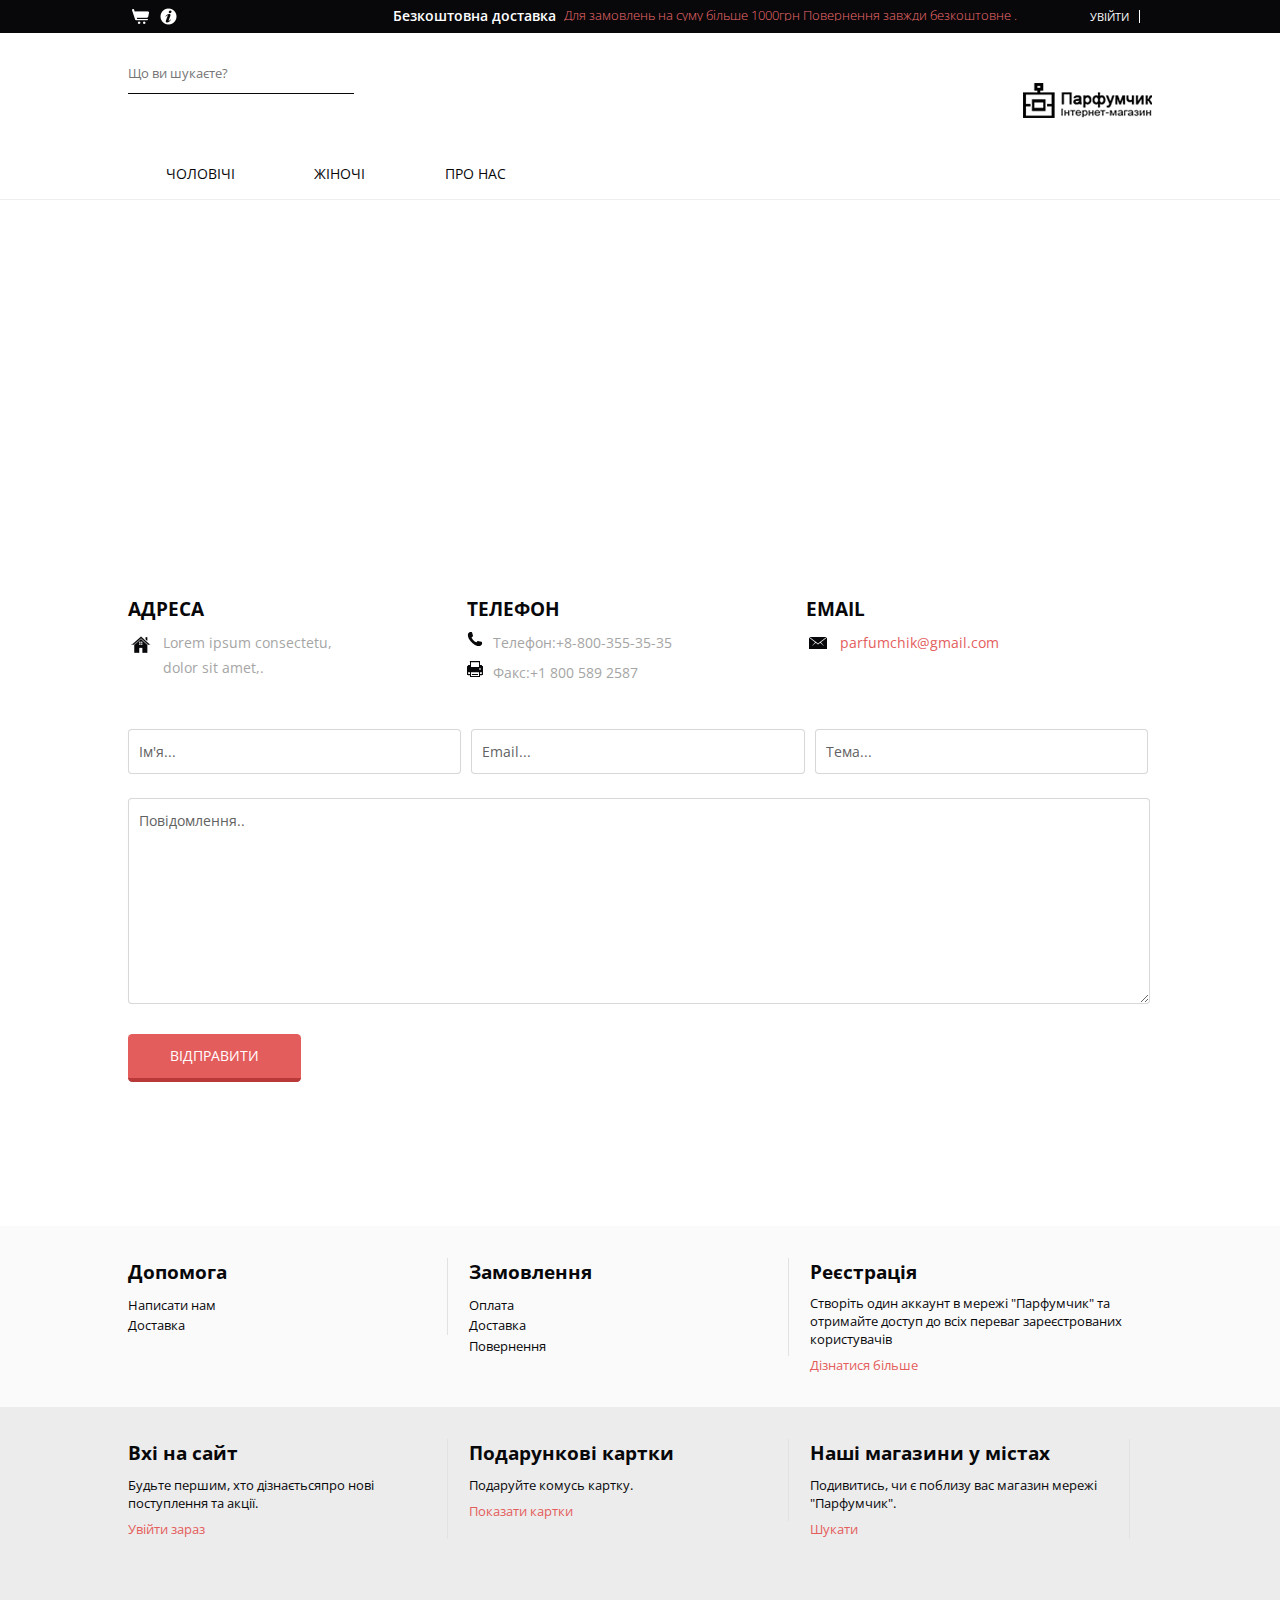
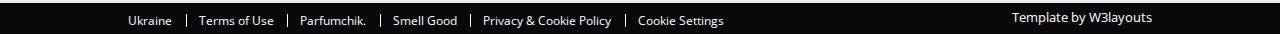
<file: contact.html>
<!DOCTYPE HTML>
<html>
	<head>
		<title>Парфумчик</title>
		<link href="css/style.css" rel='stylesheet' type='text/css' />
		<meta name="viewport" content="width=device-width, initial-scale=1">
		<script type="application/x-javascript"> addEventListener("load", function() { setTimeout(hideURLbar, 0); }, false); function hideURLbar(){ window.scrollTo(0,1); } </script>
		</script>
		<!----webfonts---->
		<link href='http://fonts.googleapis.com/css?family=Open+Sans:400,300,600,700,800' rel='stylesheet' type='text/css'>
		<!----//webfonts---->
		<script src="js/jquery.min.js"></script>
		<!----start-alert-scroller---->
		<script type="text/javascript" src="js/jquery.easy-ticker.js"></script>
		<script type="text/javascript">
		$(document).ready(function(){
			$('#demo').hide();
			$('.vticker').easyTicker();
		});
		</script>
		<!----start-alert-scroller---->
		<!-- start menu -->
		<link href="css/megamenu.css" rel="stylesheet" type="text/css" media="all" />
		<script type="text/javascript" src="js/megamenu.js"></script>
		<script>$(document).ready(function(){$(".megamenu").megamenu();});</script>
		<script src="js/menu_jquery.js"></script>
		<!-- //End menu -->
		<!---move-top-top---->
		<script type="text/javascript" src="js/move-top.js"></script>
		<script type="text/javascript" src="js/easing.js"></script>
		<script type="text/javascript">
			jQuery(document).ready(function($) {
				$(".scroll").click(function(event){		
					event.preventDefault();
					$('html,body').animate({scrollTop:$(this.hash).offset().top},1200);
				});
			});
		</script>
		<!---//move-top-top---->
	</head>
	<body>
		<!---start-wrap---->
			<!---start-header---->
			<div class="header">
				<div class="top-header">
					<div class="wrap">
						<div class="top-header-left">
							<ul>
								<!---cart-tonggle-script---->
								<script type="text/javascript">
									$(function(){
									    var $cart = $('#cart');
									        $('#clickme').click(function(e) {
									         e.stopPropagation();
									       if ($cart.is(":hidden")) {
									           $cart.slideDown("slow");
									       } else {
									           $cart.slideUp("slow");
									       }
									    });
									    $(document.body).click(function () {
									       if ($cart.not(":hidden")) {
									           $cart.slideUp("slow");
									       } 
									    });
									    });
								</script>
								<!---//cart-tonggle-script---->
								<li><a class="cart" href="#"><span id="clickme"> </span></a></li>
								<!---start-cart-bag---->
								<div id="cart">Вибачте, ваш кошик порожній <span>(0)</span></div>
								<!---start-cart-bag---->
								<li><a class="info" href="#"><span> </span></a></li>
							</ul>
						</div>
						<div class="top-header-center">
							<div class="top-header-center-alert-left">
								<h3>Безкоштовна доставка</h3>
							</div>
							<div class="top-header-center-alert-right">
								<div class="vticker">
								  <ul>
									  <li>Для замовлень на суму більше 1000грн <label> Повернення завжди безкоштовне .</label></li>
								  </ul>
								</div>
							</div>
							<div class="clear"> </div>
						</div>
						<div class="top-header-right">
							<ul>
								<li><a href="login.html">Увійти</a><span> </span></li>
								<li><a href="register.html"></a></li>
							</ul>
						</div>
						<div class="clear"> </div>
					</div>
				</div>
				<!----start-mid-head---->
				<div class="mid-header">
					<div class="wrap">
						<div class="mid-grid-left">
							<form>
								<input type="text" placeholder="Що ви шукаєте?" />
							</form>
						</div>
						<div class="mid-grid-right">
							<a class="logo" href="index.html"><span> </span></a>
						</div>
						<div class="clear"> </div>
					</div>
				</div>
				<!----//End-mid-head---->
				<!----start-bottom-header---->
					<div class="header-bottom">
					<div class="wrap">
					<!-- start header menu -->
							<ul class="megamenu skyblue">
								<!--Панель в меню Чоловічі-->
								<li class="grid"><a class="color2" href="#">Чоловічі</a>
									<div class="megapanel">
										<div class="row">
											<div class="col1">
												<div class="h_nav">
													<h4>Популярні</h4>
													<ul>
														<li><a href="products.html">Парфум 1</a></li>
														<li><a href="products.html">Парфум 2</a></li>
													</ul>	
												</div>
												
											</div>
										
											<div class="col1">
												<div class="h_nav">
													<h4>Нові поступлення</h4>
													<ul>
														<li><a href="products.html">Парфум 3</a></li>
														<li><a href="products.html">Парфум 4</a></li>
													</ul>	
												</div>							
											</div>
											<!--<div class="col1 men">
												<div class="men-pic">
													<img src="images/men.png" title="" />
												</div>
											</div>-->
										</div>
									</div>
									</li>
									<!--//Панель в меню Чоловічі-->
									
									
									<!--Панель в меню Жіночі-->
					  			<li class="active grid"><a class="color4" href="#">Жіночі</a>
									<div class="megapanel">
										<div class="row">
											<div class="col1">
												<div class="h_nav">
													<h4>Популярні</h4>
													<ul>
														<li><a href="products.html">Парфум 5</a></li>
														<li><a href="products.html">Парфум 6</a></li>
														
													</ul>	
												</div>	
																			
											</div>
											<div class="col1">
												<div class="h_nav">
													<h4>Нові поступлення</h4>
													<ul>
														<li><a href="products.html">Парфум 7</a></li>
														<li><a href="products.html">Парфум 8</a></li>
														
													</ul>	
												</div>												
											</div>
											
											<!--<div class="col1 women">
												<div class="women-pic">
													<img src="images/women.png" title="" />
												</div>
											</div>-->
										</div>
					    				</div>
					    				<!--//Панель в меню Жіночі-->
					    				
					    				<!--//Панель в меню Про нас-->
									</li>				
									<li><a class="color5" href="#">Про нас</a>
									<div class="megapanel">
										<div class="row">
											<div class="col1">
												<div class="h_nav">
													
													<ul>
														<li><a href="products.html">Чому ми такі круті?</a></li>
														<li><a href="products.html">Як ми стали такими крутими?</a></li>
														<li><a href="products.html">Як ми робимо свої парфуми?</a></li>
														
													</ul>	
												</div>
											
											</div>
											
										</div>
									</div>
									</li>
									<!--//Панель в меню Про нас-->
							</ul>
					</div>
				</div>
				</div>
				
				<!----//End-bottom-header---->
			<!---//End-header---->
		<!--- start-content---->
		<div class="content contact-main">
			<!----start-contact---->
			<div class="contact-info">
					<div class="map">
					 	<iframe src="https://www.google.com/maps/embed?pb=!1m18!1m12!1m3!1d2573.350934527839!2d24.01249991506778!3d49.835863239338586!2m3!1f0!2f0!3f0!3m2!1i1024!2i768!4f13.1!3m3!1m2!1s0x473add7a31f0dccd%3A0x9869cc7025bc8e3f!2z0J3QsNGG0ZbQvtC90LDQu9GM0L3QuNC5INGD0L3RltCy0LXRgNGB0LjRgtC10YIgItCb0YzQstGW0LLRgdGM0LrQsCDQv9C-0LvRltGC0LXRhdC90ZbQutCwIg!5e0!3m2!1suk!2sua!4v1511285419187" width="100%" height="350" frameborder="0" scrolling="no" marginheight="0" marginwidth="0"></iframe><br><small><a href="https://www.google.com/maps/embed?pb=!1m18!1m12!1m3!1d2573.350934527839!2d24.01249991506778!3d49.835863239338586!2m3!1f0!2f0!3f0!3m2!1i1024!2i768!4f13.1!3m3!1m2!1s0x473add7a31f0dccd%3A0x9869cc7025bc8e3f!2z0J3QsNGG0ZbQvtC90LDQu9GM0L3QuNC5INGD0L3RltCy0LXRgNGB0LjRgtC10YIgItCb0YzQstGW0LLRgdGM0LrQsCDQv9C-0LvRltGC0LXRhdC90ZbQutCwIg!5e0!3m2!1suk!2sua!4v1511285419187" style="color:#666;text-align:left;font-size:12px"></a></small>
					 </div>
					 <div class="wrap">
					 <div class="contact-grids">
							 <div class="col_1_of_bottom span_1_of_first1">
								    <h5>Адреса</h5>
								    <ul class="list3">
										<li>
											<img src="images/home.png" alt="">
											<div class="extra-wrap">
											 <p>Lorem ipsum  consectetu,<br>dolor sit amet,.</p>
											</div>
										</li>
									</ul>
							    </div>
								<div class="col_1_of_bottom span_1_of_first1">
								    <h5>Телефон</h5>
									<ul class="list3">
										<li>
											   <img src="images/phone.png" alt="">
											<div class="extra-wrap">
												<p><span>Телефон:</span>+8-800-355-35-35</p>
											</div>
												<img src="images/fax.png" alt="">
											<div class="extra-wrap">
												<p><span>Факс:</span>+1 800 589 2587</p>
											</div>
										</li>
									</ul>
								</div>
								<div class="col_1_of_bottom span_1_of_first1">
									 <h5>Email</h5>
								    <ul class="list3">
										<li>
											<img src="images/email.png" alt="">
											<div class="extra-wrap">
											  <p><span class="mail"><a href="mailto:yoursite.com">parfumchik@gmail.com</a></span></p>
											</div>
										</li>
									</ul>
							    </div>
								<div class="clear"></div>
					 </div>
					 	<form method="post" action="contact-post.html">
					          <div class="contact-form">
								<div class="contact-to">
			                     	<input type="text" class="text" value="Ім'я..." onfocus="this.value = '';" onblur="if (this.value == '') {this.value = 'Name...';}">
								 	<input type="text" class="text" value="Email..." onfocus="this.value = '';" onblur="if (this.value == '') {this.value = 'Email...';}">
								 	<input type="text" class="text" value="Тема..." onfocus="this.value = '';" onblur="if (this.value == '') {this.value = 'Subject...';}">
								</div>
								<div class="text2">
				                   <textarea value="Message:" onfocus="this.value = '';" onblur="if (this.value == '') {this.value = 'Message';}">Повідомлення..</textarea>
				                </div>
				               <span><input type="submit" class="" value="Відправити"></span>
				                <div class="clear"></div>
				               </div>
				           </form>
							</div>
			</div>
			<!----//End-contact---->
		</div>
		<!---- start-bottom-grids---->
	<div class="bottom-grids">
			<div class="bottom-top-grids">
				<div class="wrap">
					<div class="bottom-top-grid">
						<h4>Допомога</h4>
						<ul>
							<li><a href="contact.html">Написати нам</a></li>
							<li><a href="#">Доставка</a></li>
						</ul>
					</div>
					<div class="bottom-top-grid">
						<h4>Замовлення</h4>
						<ul>
							<li><a href="#">Оплата</a></li>
							<li><a href="#">Доставка</a></li>
							<li><a href="#">Повернення</a></li>
						</ul>
					</div>
					<div class="bottom-top-grid last-bottom-top-grid">
						<h4>Реєстрація</h4>
						<p>Створіть один аккаунт в мережі "Парфумчик" та отримайте доступ до всіх переваг зареєстрованих користувачів</p>
						<a class="learn-more" href="#">Дізнатися більше</a>
					</div>
					<div class="clear"> </div>
				</div>
			</div>
			<div class="bottom-bottom-grids">
				<div class="wrap">
					<div class="bottom-bottom-grid">
						<h6>Вхі на сайт</h6>
						<p>Будьте першим, хто дізнаєтьсяпро нові поступлення та акції.</p>
						<a class="learn-more" href="#">Увійти зараз</a>
					</div>
					<div class="bottom-bottom-grid">
						<h6>Подарункові картки</h6>
						<p>Подаруйте комусь картку.</p>
						<a class="learn-more" href="#">Показати картки</a>
					</div>
					<div class="bottom-bottom-grid last-bottom-bottom-grid">
						<h6>Наші магазини у містах</h6>
						<p>Подивитись, чи є поблизу вас магазин мережі "Парфумчик".</p>
						<a class="learn-more" href="#">Шукати</a>
					</div>
					<div class="clear"> </div>
				</div>
			</div>
		</div>
		<!---- //End-bottom-grids---->
		<!--- //End-content---->
		<!---start-footer---->
		<div class="footer">
			<div class="wrap">
				<div class="footer-left">
					<ul>
						<li><a href="#">Ukraine</a> <span> </span></li>
						<li><a href="#">Terms of Use</a> <span> </span></li>
						<li><a href="#">Parfumchik.</a> <span> </span></li>
						<li><a href="#">Smell Good</a> <span> </span></li>
						<li><a href="#">Privacy & Cookie Policy</a> <span> </span></li>
						<li><a href="#">Cookie Settings</a></li>
						<div class="clear"> </div>
					</ul>
				</div>
				<div class="footer-right">
					<p>Template by <a href="http://w3layouts.com/">W3layouts</a></p>
					<script type="text/javascript">
						$(document).ready(function() {
							/*
							var defaults = {
					  			containerID: 'toTop', // fading element id
								containerHoverID: 'toTopHover', // fading element hover id
								scrollSpeed: 1200,
								easingType: 'linear' 
					 		};
							*/
							
							$().UItoTop({ easingType: 'easeOutQuart' });
							
						});
					</script>
			    <a href="#" id="toTop" style="display: block;"><span id="toTopHover" style="opacity: 1;"></span></a>
				</div>
				<div class="clear"> </div>
			</div>
		</div>
		<!---//End-footer---->
		<!---//End-wrap---->
		<!---//End-wrap---->
	</body>
</html>
</file>
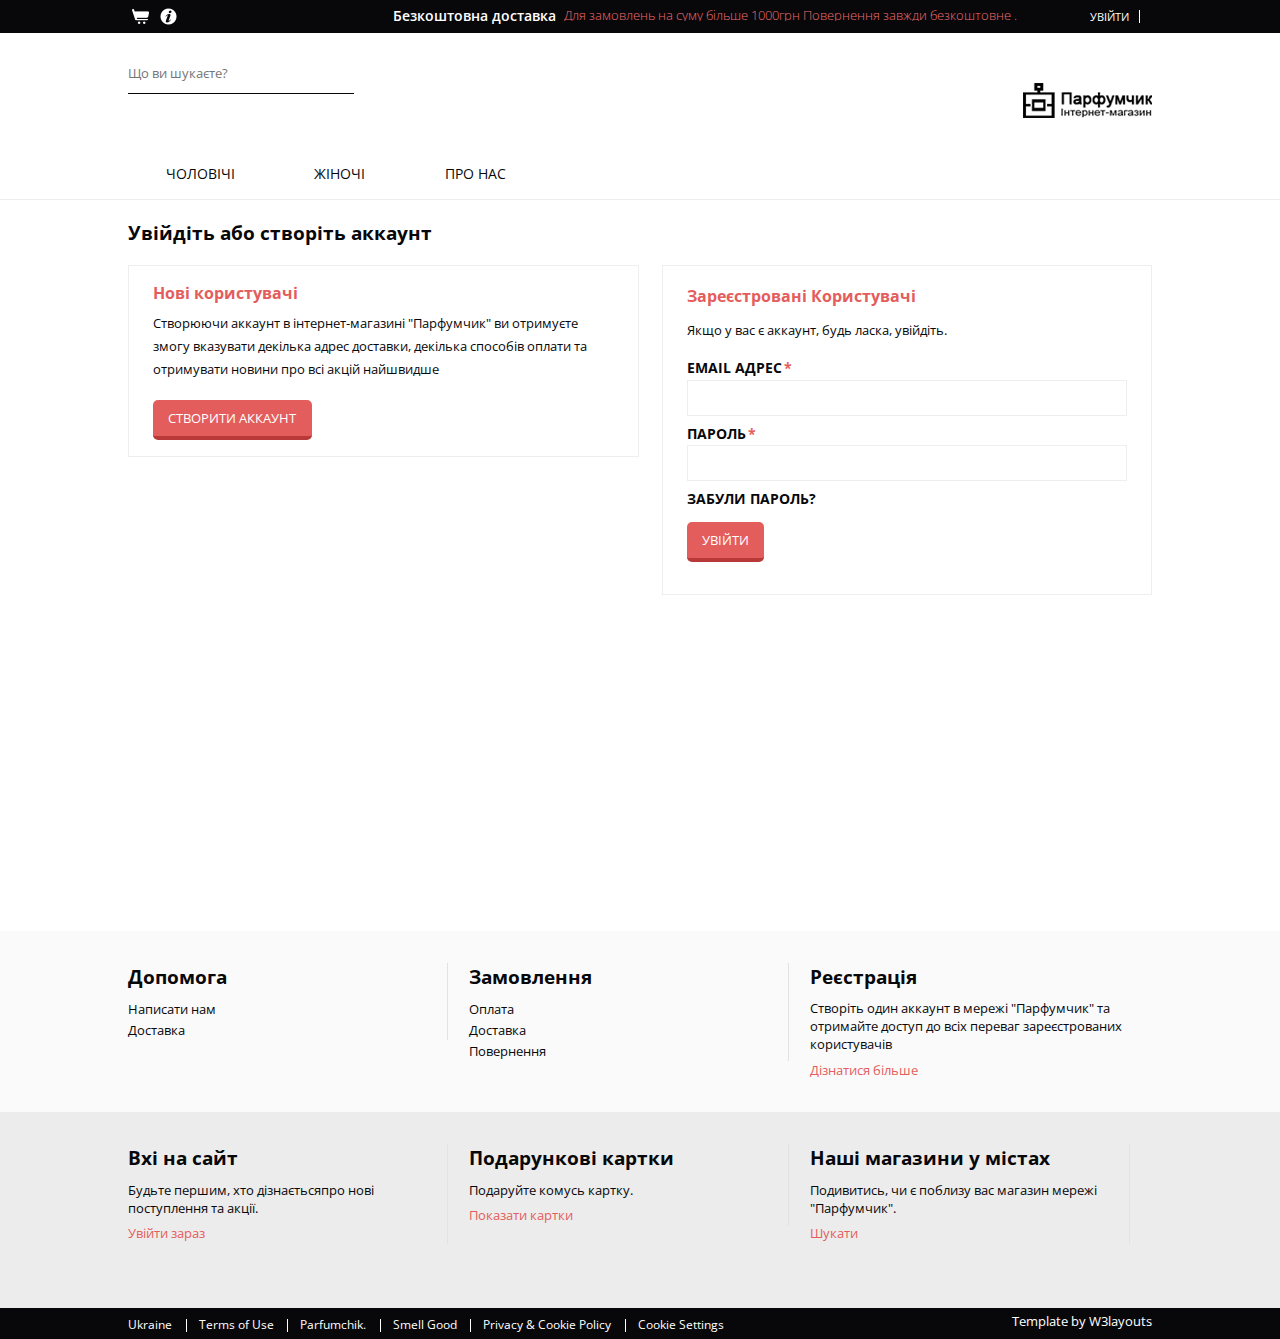
<file: login.html>
<!DOCTYPE HTML>
<html>
	<head>
		<title>Парфумчик</title>
		<link href="css/style.css" rel='stylesheet' type='text/css' />
		<meta name="viewport" content="width=device-width, initial-scale=1">
		<script type="application/x-javascript"> addEventListener("load", function() { setTimeout(hideURLbar, 0); }, false); function hideURLbar(){ window.scrollTo(0,1); } </script>
		</script>
		<!----webfonts---->
		<link href='http://fonts.googleapis.com/css?family=Open+Sans:400,300,600,700,800' rel='stylesheet' type='text/css'>
		<!----//webfonts---->
		<script src="js/jquery.min.js"></script>
		<!----start-alert-scroller---->
		<script type="text/javascript" src="js/jquery.easy-ticker.js"></script>
		<script type="text/javascript">
		$(document).ready(function(){
			$('#demo').hide();
			$('.vticker').easyTicker();
		});
		</script>
		<!----start-alert-scroller---->
		<!-- start menu -->
		<link href="css/megamenu.css" rel="stylesheet" type="text/css" media="all" />
		<script type="text/javascript" src="js/megamenu.js"></script>
		<script>$(document).ready(function(){$(".megamenu").megamenu();});</script>
		<script src="js/menu_jquery.js"></script>
		<!-- //End menu -->
		<!---move-top-top---->
		<script type="text/javascript" src="js/move-top.js"></script>
		<script type="text/javascript" src="js/easing.js"></script>
		<script type="text/javascript">
			jQuery(document).ready(function($) {
				$(".scroll").click(function(event){		
					event.preventDefault();
					$('html,body').animate({scrollTop:$(this.hash).offset().top},1200);
				});
			});
		</script>
		<!---//move-top-top---->
	</head>
	<body>
		<!---start-wrap---->
			<!---start-header---->
			<div class="header">
				<div class="top-header">
					<div class="wrap">
						<div class="top-header-left">
							<ul>
								<!---cart-tonggle-script---->
								<script type="text/javascript">
									$(function(){
									    var $cart = $('#cart');
									        $('#clickme').click(function(e) {
									         e.stopPropagation();
									       if ($cart.is(":hidden")) {
									           $cart.slideDown("slow");
									       } else {
									           $cart.slideUp("slow");
									       }
									    });
									    $(document.body).click(function () {
									       if ($cart.not(":hidden")) {
									           $cart.slideUp("slow");
									       } 
									    });
									    });
								</script>
								<!---//cart-tonggle-script---->
								<li><a class="cart" href="#"><span id="clickme"> </span></a></li>
								<!---start-cart-bag---->
								<div id="cart">Вибачте, ваш кошик порожній <span>(0)</span></div>
								<!---start-cart-bag---->
								<li><a class="info" href="#"><span> </span></a></li>
							</ul>
						</div>
						<div class="top-header-center">
							<div class="top-header-center-alert-left">
								<h3>Безкоштовна доставка</h3>
							</div>
							<div class="top-header-center-alert-right">
								<div class="vticker">
								  <ul>
									  <li>Для замовлень на суму більше 1000грн <label> Повернення завжди безкоштовне .</label></li>
								  </ul>
								</div>
							</div>
							<div class="clear"> </div>
						</div>
						<div class="top-header-right">
							<ul>
								<li><a href="login.html">Увійти</a><span> </span></li>
								<li><a href="register.html"></a></li>
							</ul>
						</div>
						<div class="clear"> </div>
					</div>
				</div>
				<!----start-mid-head---->
				<div class="mid-header">
					<div class="wrap">
						<div class="mid-grid-left">
							<form>
								<input type="text" placeholder="Що ви шукаєте?" />
							</form>
						</div>
						<div class="mid-grid-right">
							<a class="logo" href="index.html"><span> </span></a>
						</div>
						<div class="clear"> </div>
					</div>
				</div>
				<!----//End-mid-head---->
				<!----start-bottom-header---->
					<div class="header-bottom">
					<div class="wrap">
					<!-- start header menu -->
							<ul class="megamenu skyblue">
								<!--Панель в меню Чоловічі-->
								<li class="grid"><a class="color2" href="#">Чоловічі</a>
									<div class="megapanel">
										<div class="row">
											<div class="col1">
												<div class="h_nav">
													<h4>Популярні</h4>
													<ul>
														<li><a href="products.html">Парфум 1</a></li>
														<li><a href="products.html">Парфум 2</a></li>
													</ul>	
												</div>
												
											</div>
										
											<div class="col1">
												<div class="h_nav">
													<h4>Нові поступлення</h4>
													<ul>
														<li><a href="products.html">Парфум 3</a></li>
														<li><a href="products.html">Парфум 4</a></li>
													</ul>	
												</div>							
											</div>
											<!--<div class="col1 men">
												<div class="men-pic">
													<img src="images/men.png" title="" />
												</div>
											</div>-->
										</div>
									</div>
									</li>
									<!--//Панель в меню Чоловічі-->
									
									
									<!--Панель в меню Жіночі-->
					  			<li class="active grid"><a class="color4" href="#">Жіночі</a>
									<div class="megapanel">
										<div class="row">
											<div class="col1">
												<div class="h_nav">
													<h4>Популярні</h4>
													<ul>
														<li><a href="products.html">Парфум 5</a></li>
														<li><a href="products.html">Парфум 6</a></li>
														
													</ul>	
												</div>	
																			
											</div>
											<div class="col1">
												<div class="h_nav">
													<h4>Нові поступлення</h4>
													<ul>
														<li><a href="products.html">Парфум 7</a></li>
														<li><a href="products.html">Парфум 8</a></li>
														
													</ul>	
												</div>												
											</div>
											
											<!--<div class="col1 women">
												<div class="women-pic">
													<img src="images/women.png" title="" />
												</div>
											</div>-->
										</div>
					    				</div>
					    				<!--//Панель в меню Жіночі-->
					    				
					    				<!--//Панель в меню Про нас-->
									</li>				
									<li><a class="color5" href="#">Про нас</a>
									<div class="megapanel">
										<div class="row">
											<div class="col1">
												<div class="h_nav">
													
													<ul>
														<li><a href="products.html">Чому ми такі круті?</a></li>
														<li><a href="products.html">Як ми стали такими крутими?</a></li>
														<li><a href="products.html">Як ми робимо свої парфуми?</a></li>
														
													</ul>	
												</div>
											
											</div>
											
										</div>
									</div>
									</li>
									<!--//Панель в меню Про нас-->
							</ul>
					</div>
				</div>
				</div>
				
				<!----//End-bottom-header---->
			<!---//End-header---->
		<!--- start-content---->
		<div class="content login-box">
			<div class="login-main">
				<div class="wrap">
					<h1>Увійдіть або створіть аккаунт</h1>
					<div class="login-left">
						<h3>Нові користувачі</h3>
						<p>Створюючи аккаунт в інтернет-магазині "Парфумчик" ви отримуєте змогу вказувати декілька адрес доставки, декілька способів оплати та отримувати новини про всі акцій найшвидше</p>
						<a class="acount-btn" href="register.html">Створити аккаунт</a>
					</div>
					<div class="login-right">
						<h3>Зареєстровані користувачі</h3>
						<p>Якщо у вас є аккаунт, будь ласка, увійдіть.</p>
						<form>
							<div>
								<span>Email адрес<label>*</label></span>
								<input type="text"> 
							</div>
							<div>
								<span>Пароль<label>*</label></span>
								<input type="text"> 
							</div>
							<a class="forgot" href="#">Забули пароль?</a>
							<input type="submit" value="Увійти" />
						</form>
					</div>
					<div class="clear"> </div>
				</div>
			</div>
		</div>
		<!---- start-bottom-grids---->
	<div class="bottom-grids">
			<div class="bottom-top-grids">
				<div class="wrap">
					<div class="bottom-top-grid">
						<h4>Допомога</h4>
						<ul>
							<li><a href="contact.html">Написати нам</a></li>
							<li><a href="#">Доставка</a></li>
						</ul>
					</div>
					<div class="bottom-top-grid">
						<h4>Замовлення</h4>
						<ul>
							<li><a href="#">Оплата</a></li>
							<li><a href="#">Доставка</a></li>
							<li><a href="#">Повернення</a></li>
						</ul>
					</div>
					<div class="bottom-top-grid last-bottom-top-grid">
						<h4>Реєстрація</h4>
						<p>Створіть один аккаунт в мережі "Парфумчик" та отримайте доступ до всіх переваг зареєстрованих користувачів</p>
						<a class="learn-more" href="#">Дізнатися більше</a>
					</div>
					<div class="clear"> </div>
				</div>
			</div>
			<div class="bottom-bottom-grids">
				<div class="wrap">
					<div class="bottom-bottom-grid">
						<h6>Вхі на сайт</h6>
						<p>Будьте першим, хто дізнаєтьсяпро нові поступлення та акції.</p>
						<a class="learn-more" href="#">Увійти зараз</a>
					</div>
					<div class="bottom-bottom-grid">
						<h6>Подарункові картки</h6>
						<p>Подаруйте комусь картку.</p>
						<a class="learn-more" href="#">Показати картки</a>
					</div>
					<div class="bottom-bottom-grid last-bottom-bottom-grid">
						<h6>Наші магазини у містах</h6>
						<p>Подивитись, чи є поблизу вас магазин мережі "Парфумчик".</p>
						<a class="learn-more" href="#">Шукати</a>
					</div>
					<div class="clear"> </div>
				</div>
			</div>
		</div>
		<!---- //End-bottom-grids---->
		<!--- //End-content---->
		<!---start-footer---->
		<div class="footer">
			<div class="wrap">
				<div class="footer-left">
					<ul>
						<li><a href="#">Ukraine</a> <span> </span></li>
						<li><a href="#">Terms of Use</a> <span> </span></li>
						<li><a href="#">Parfumchik.</a> <span> </span></li>
						<li><a href="#">Smell Good</a> <span> </span></li>
						<li><a href="#">Privacy & Cookie Policy</a> <span> </span></li>
						<li><a href="#">Cookie Settings</a></li>
						<div class="clear"> </div>
					</ul>
				</div>
				<div class="footer-right">
					<p>Template by <a href="http://w3layouts.com/">W3layouts</a></p>
					<script type="text/javascript">
						$(document).ready(function() {
							/*
							var defaults = {
					  			containerID: 'toTop', // fading element id
								containerHoverID: 'toTopHover', // fading element hover id
								scrollSpeed: 1200,
								easingType: 'linear' 
					 		};
							*/
							
							$().UItoTop({ easingType: 'easeOutQuart' });
							
						});
					</script>
			    <a href="#" id="toTop" style="display: block;"><span id="toTopHover" style="opacity: 1;"></span></a>
				</div>
				<div class="clear"> </div>
			</div>
		</div>
		<!---//End-footer---->
		<!---//End-wrap---->
		<!---//End-wrap---->
	</body>
</html>
</file>
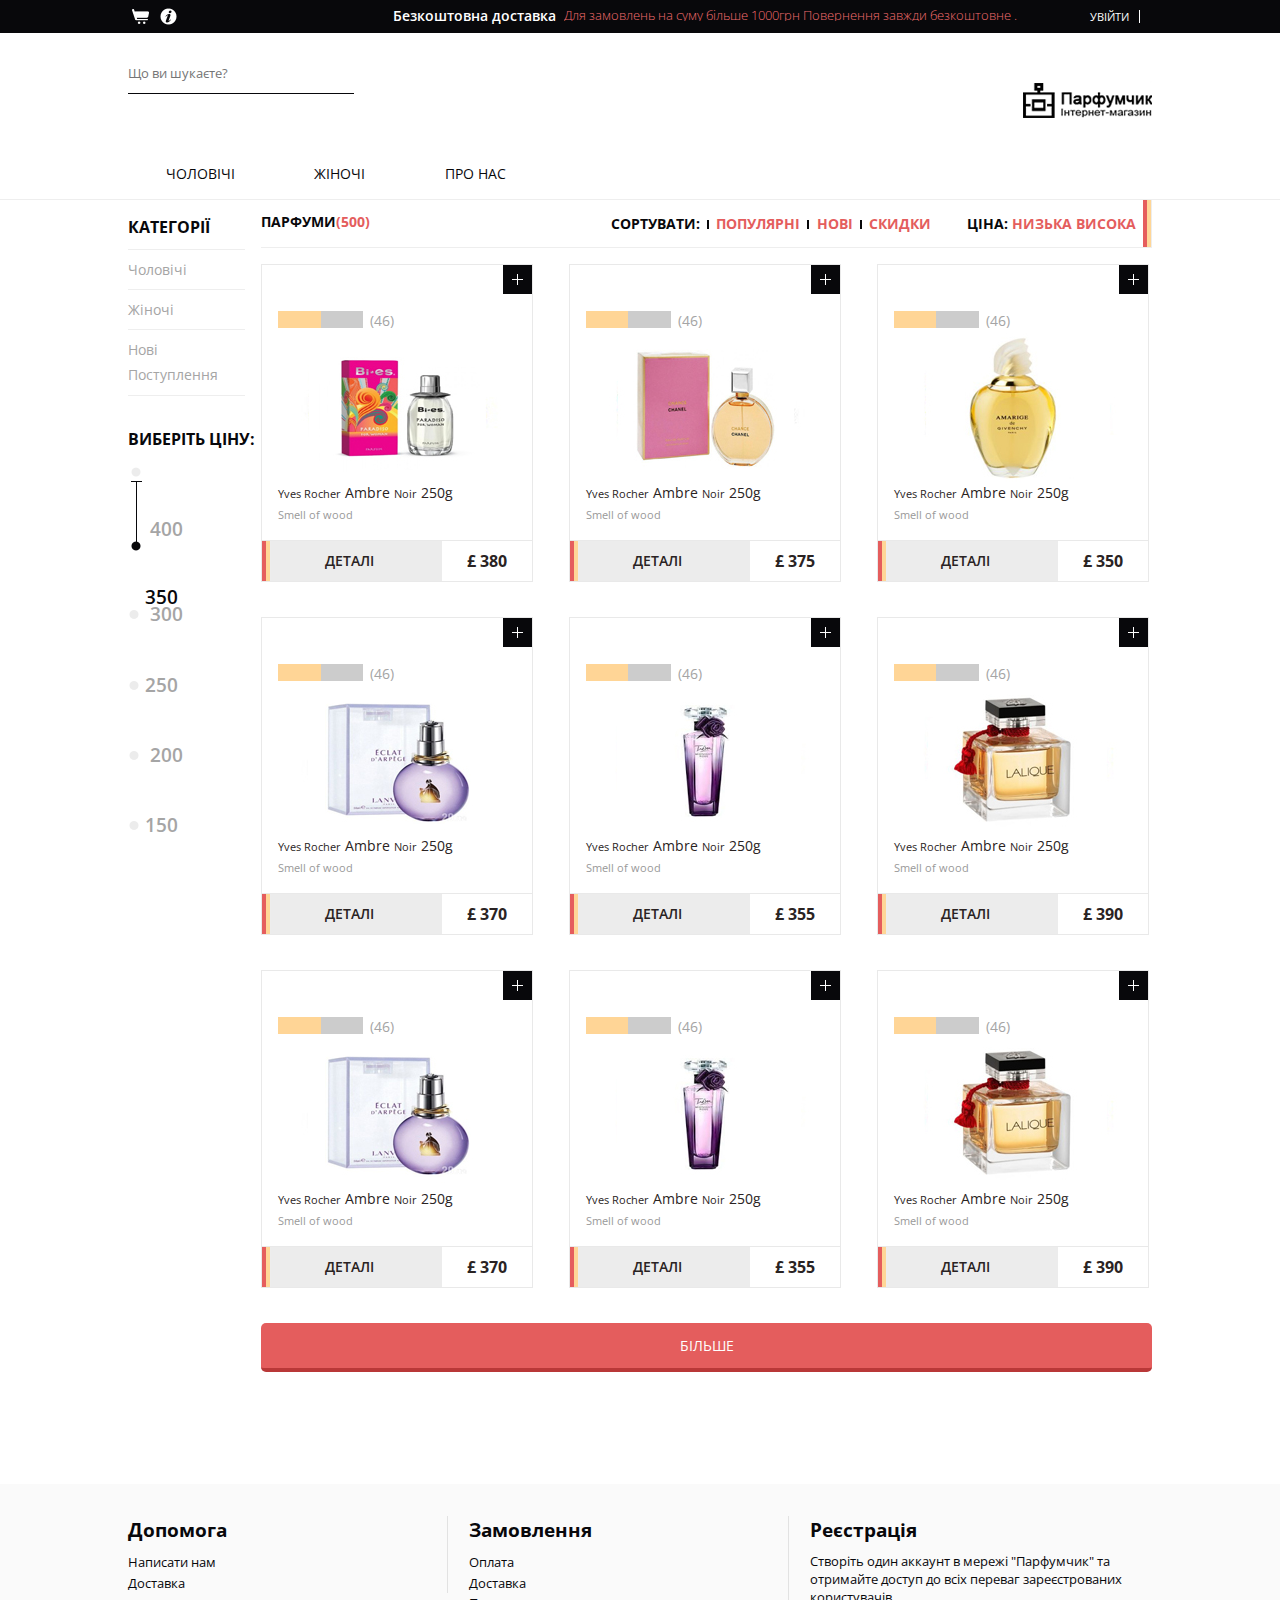
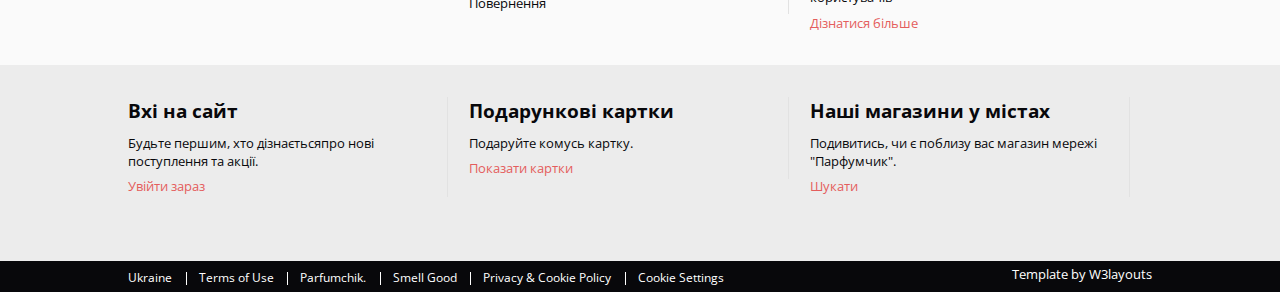
<file: products.html>
<!DOCTYPE HTML>
<html>
	<head>
		<title>Парфумчик</title>
		<link href="css/style.css" rel='stylesheet' type='text/css' />
		<meta name="viewport" content="width=device-width, initial-scale=1">
		<script type="application/x-javascript"> addEventListener("load", function() { setTimeout(hideURLbar, 0); }, false); function hideURLbar(){ window.scrollTo(0,1); } </script>
		</script>
		<!----webfonts---->
		<link href='http://fonts.googleapis.com/css?family=Open+Sans:400,300,600,700,800' rel='stylesheet' type='text/css'>
		<!----//webfonts---->
		<!----start-alert-scroller---->
		<script src="js/jquery.min.js"></script>
		<script type="text/javascript" src="js/jquery.easy-ticker.js"></script>
		<script type="text/javascript">
		$(document).ready(function(){
			$('#demo').hide();
			$('.vticker').easyTicker();
		});
		</script>
		<!----start-alert-scroller---->
		<!-- start menu -->
		<link href="css/megamenu.css" rel="stylesheet" type="text/css" media="all" />
		<script type="text/javascript" src="js/megamenu.js"></script>
		<script>$(document).ready(function(){$(".megamenu").megamenu();});</script>
		<script src="js/menu_jquery.js"></script>
		<!-- //End menu -->
		<!---slider---->
		<link rel="stylesheet" href="css/slippry.css">
		<script src="js/jquery-ui.js" type="text/javascript"></script>
		<script src="js/scripts-f0e4e0c2.js" type="text/javascript"></script>
		<script>
			  jQuery('#jquery-demo').slippry({
			  // general elements & wrapper
			  slippryWrapper: '<div class="sy-box jquery-demo" />', // wrapper to wrap everything, including pager
			  // options
			  adaptiveHeight: false, // height of the sliders adapts to current slide
			  useCSS: false, // true, false -> fallback to js if no browser support
			  autoHover: false,
			  transition: 'fade'
			});
		</script>
		<!---move-top-top---->
		<script type="text/javascript" src="js/move-top.js"></script>
		<script type="text/javascript" src="js/easing.js"></script>
		<script type="text/javascript">
			jQuery(document).ready(function($) {
				$(".scroll").click(function(event){		
					event.preventDefault();
					$('html,body').animate({scrollTop:$(this.hash).offset().top},1200);
				});
			});
		</script>
		<!---//move-top-top---->
	</head>
	<body>
		<!---start-wrap---->
			<!---start-header---->
			<div class="header">
				<div class="top-header">
					<div class="wrap">
						<div class="top-header-left">
							<ul>
								<!---cart-tonggle-script---->
								<script type="text/javascript">
									$(function(){
									    var $cart = $('#cart');
									        $('#clickme').click(function(e) {
									         e.stopPropagation();
									       if ($cart.is(":hidden")) {
									           $cart.slideDown("slow");
									       } else {
									           $cart.slideUp("slow");
									       }
									    });
									    $(document.body).click(function () {
									       if ($cart.not(":hidden")) {
									           $cart.slideUp("slow");
									       } 
									    });
									    });
								</script>
								<!---//cart-tonggle-script---->
								<li><a class="cart" href="#"><span id="clickme"> </span></a></li>
								<!---start-cart-bag---->
								<div id="cart">Вибачте, ваш кошик порожній <span>(0)</span></div>
								<!---start-cart-bag---->
								<li><a class="info" href="#"><span> </span></a></li>
							</ul>
						</div>
						<div class="top-header-center">
							<div class="top-header-center-alert-left">
								<h3>Безкоштовна доставка</h3>
							</div>
							<div class="top-header-center-alert-right">
								<div class="vticker">
								  <ul>
									  <li>Для замовлень на суму більше 1000грн <label> Повернення завжди безкоштовне .</label></li>
								  </ul>
								</div>
							</div>
							<div class="clear"> </div>
						</div>
						<div class="top-header-right">
							<ul>
								<li><a href="login.html">Увійти</a><span> </span></li>
								<li><a href="register.html"></a></li>
							</ul>
						</div>
						<div class="clear"> </div>
					</div>
				</div>
				<!----start-mid-head---->
				<div class="mid-header">
					<div class="wrap">
						<div class="mid-grid-left">
							<form>
								<input type="text" placeholder="Що ви шукаєте?" />
							</form>
						</div>
						<div class="mid-grid-right">
							<a class="logo" href="index.html"><span> </span></a>
						</div>
						<div class="clear"> </div>
					</div>
				</div>
				<!----//End-mid-head---->
				<!----start-bottom-header---->
					<div class="header-bottom">
					<div class="wrap">
					<!-- start header menu -->
							<ul class="megamenu skyblue">
								<!--Панель в меню Чоловічі-->
								<li class="grid"><a class="color2" href="#">Чоловічі</a>
									<div class="megapanel">
										<div class="row">
											<div class="col1">
												<div class="h_nav">
													<h4>Популярні</h4>
													<ul>
														<li><a href="products.html">Парфум 1</a></li>
														<li><a href="products.html">Парфум 2</a></li>
													</ul>	
												</div>
												
											</div>
										
											<div class="col1">
												<div class="h_nav">
													<h4>Нові поступлення</h4>
													<ul>
														<li><a href="products.html">Парфум 3</a></li>
														<li><a href="products.html">Парфум 4</a></li>
													</ul>	
												</div>							
											</div>
											<!--<div class="col1 men">
												<div class="men-pic">
													<img src="images/men.png" title="" />
												</div>
											</div>-->
										</div>
									</div>
									</li>
									<!--//Панель в меню Чоловічі-->
									
									
									<!--Панель в меню Жіночі-->
					  			<li class="active grid"><a class="color4" href="#">Жіночі</a>
									<div class="megapanel">
										<div class="row">
											<div class="col1">
												<div class="h_nav">
													<h4>Популярні</h4>
													<ul>
														<li><a href="products.html">Парфум 5</a></li>
														<li><a href="products.html">Парфум 6</a></li>
														
													</ul>	
												</div>	
																			
											</div>
											<div class="col1">
												<div class="h_nav">
													<h4>Нові поступлення</h4>
													<ul>
														<li><a href="products.html">Парфум 7</a></li>
														<li><a href="products.html">Парфум 8</a></li>
														
													</ul>	
												</div>												
											</div>
											
											<!--<div class="col1 women">
												<div class="women-pic">
													<img src="images/women.png" title="" />
												</div>
											</div>-->
										</div>
					    				</div>
					    				<!--//Панель в меню Жіночі-->
					    				
					    				<!--//Панель в меню Про нас-->
									</li>				
									<li><a class="color5" href="#">Про нас</a>
									<div class="megapanel">
										<div class="row">
											<div class="col1">
												<div class="h_nav">
													
													<ul>
														<li><a href="products.html">Чому ми такі круті?</a></li>
														<li><a href="products.html">Як ми стали такими крутими?</a></li>
														<li><a href="products.html">Як ми робимо свої парфуми?</a></li>
														
													</ul>	
												</div>
											
											</div>
											
										</div>
									</div>
									</li>
									<!--//Панель в меню Про нас-->
							</ul>
					</div>
				</div>
				</div>
				
				<!----//End-bottom-header---->
			<!---//End-header---->
		<!--- start-content---->
		<div class="content product-box-main">
			<div class="wrap">
				<div class="content-left">
					<div class="content-left-top-brands">
						<h3>Категорії</h3>
						<ul>
							<li><a href="#">Чоловічі</a></li>
							<li><a href="#">Жіночі</a></li>
							<li><a href="#">Нові поступлення</a></li>
						</ul>
					</div>
						<div class="content-left-top-grid">
							<div class="content-left-price-selection content-left-top-brands-prices">
								<h4>Виберіть ціну:</h4>
								<div class="price-selection-tree">
									<span class="col_checkbox">
										<input id="10" class="css-checkbox10" type="checkbox">
										<label class="normal"><i for="10" name="demo_lbl_10"  class="css-label10"> </i> 400</label>
									</span>
									<span class="col_checkbox">
										<input id="11" class="css-checkbox11" type="checkbox">
										<label class="active1"><i for="11" name="demo_lbl_11"  class="css-label11"> </i>350</label>
									</span>
									<span class="col_checkbox">
										<input id="12" class="css-checkbox12" type="checkbox">
										<label class="normal"><i for="12" name="demo_lbl_12"  class="css-label12"> </i> 300</label>
									</span>
									<span class="col_checkbox">
										<input id="13" class="css-checkbox13" type="checkbox">
										<label class="normal"><i for="13" name="demo_lbl_13"  class="css-label13"> </i>250</label>
									</span>
									<span class="col_checkbox">
										<input id="14" class="css-checkbox14" type="checkbox">
										<label class="normal"><i for="14" name="demo_lbl_14"  class="css-label14"> </i> 200</label>
									</span>
									<span class="col_checkbox">
										<input id="15" class="css-checkbox15" type="checkbox">
										<label class="normal"><i for="15" name="demo_lbl_15"  class="css-label15"> </i>150</label>
									</span>
								</div>
								
						</div>
						</div>
				</div>
				<div class="content-right product-box">
					<div class="product-box-head">
							<div class="product-box-head-left">
								<h3>Парфуми<span>(500)</span></h3>
							</div>
							<div class="product-box-head-right">
								<ul>
									<li><span>Сортувати: </span><a href="#"> </a></li>
									<li><label> </label> <a href="#"> Популярні</a></li>
									<li><label> </label> <a href="#"> Нові</a></li>
									<li><label> </label> <a href="#"> Скидки</a></li>
									<li><span>Ціна: </span><a href="#">Низька Висока</a></li>
								</ul>
							</div>
							<div class="clear"> </div>
					</div>
					<div class="product-grids">
						<!--- start-rate---->
							<script src="js/jstarbox.js"></script>
							<link rel="stylesheet" href="css/jstarbox.css" type="text/css" media="screen" charset="utf-8" />
							<script type="text/javascript">
								jQuery(function() {
									jQuery('.starbox').each(function() {
										var starbox = jQuery(this);
										starbox.starbox({
											average: starbox.attr('data-start-value'),
											changeable: starbox.hasClass('unchangeable') ? false : starbox.hasClass('clickonce') ? 'once' : true,
											ghosting: starbox.hasClass('ghosting'),
											autoUpdateAverage: starbox.hasClass('autoupdate'),
											buttons: starbox.hasClass('smooth') ? false : starbox.attr('data-button-count') || 5,
											stars: starbox.attr('data-star-count') || 5
										}).bind('starbox-value-changed', function(event, value) {
											if(starbox.hasClass('random')) {
												var val = Math.random();
												starbox.next().text(' '+val);
												return val;
											} 
										})
									});
								});
							</script>
							<!---//End-rate---->
						<div class="product-grid fade" onclick="location.href='details.html';">
							<div class="product-grid-head">
								<ul class="grid-social">
									<li><a class="facebook" href="#"><span> </span></a></li>
									<li><a class="twitter" href="#"><span> </span></a></li>
									<li><a class="googlep" href="#"><span> </span></a></li>
									<div class="clear"> </div>
								</ul>
								<div class="block">
									<div class="starbox small ghosting"> </div> <span> (46)</span>
								</div>
							</div>
							<div class="product-pic">
								<a href="#"><img src="images/product2.jpg" title="product-name" /></a>
								<p>
								<a href="#"><small>Yves Rocher</small> Ambre <small>Noir</small> 250g</a>
								<span>Smell of wood</span>
								</p>
							</div>
							<div class="product-info">
								<div class="product-info-cust">
									<a href="details.html">Деталі</a>
								</div>
								<div class="product-info-price">
									<a href="details.html">&#163; 380</a>
								</div>
								<div class="clear"> </div>
							</div>
							<div class="more-product-info">
								<span> </span>
							</div>
						</div>
						<div class="product-grid fade" onclick="location.href='details.html';">
							<div class="product-grid-head">
								<ul class="grid-social">
									<li><a class="facebook" href="#"><span> </span></a></li>
									<li><a class="twitter" href="#"><span> </span></a></li>
									<li><a class="googlep" href="#"><span> </span></a></li>
									<div class="clear"> </div>
								</ul>
								<div class="block">
									<div class="starbox small ghosting"> </div> <span> (46)</span>
								</div>
							</div>
							<div class="product-pic">
								<a href="#"><img src="images/product1.jpg" title="product-name" /></a>
								<p>
								<a href="#"><small>Yves Rocher</small> Ambre <small>Noir</small> 250g</a>
								<span>Smell of wood</span>
								</p>
							</div>
							<div class="product-info">
								<div class="product-info-cust">
									<a href="details.html">Деталі</a>
								</div>
								<div class="product-info-price">
									<a href="details.html">&#163; 375</a>
								</div>
								<div class="clear"> </div>
							</div>
							<div class="more-product-info">
								<span> </span>
							</div>
						</div>
						<div class="product-grid fade last-grid" onclick="location.href='details.html';">
							<div class="product-grid-head">
								<ul class="grid-social">
									<li><a class="facebook" href="#"><span> </span></a></li>
									<li><a class="twitter" href="#"><span> </span></a></li>
									<li><a class="googlep" href="#"><span> </span></a></li>
									<div class="clear"> </div>
								</ul>
								<div class="block">
									<div class="starbox small ghosting"> </div> <span> (46)</span>
								</div>
							</div>
							<div class="product-pic">
								<a href="#"><img src="images/product3.jpg" title="product-name" /></a>
								<p>
								<a href="#"><small>Yves Rocher</small> Ambre <small>Noir</small> 250g</a>
								<span>Smell of wood</span>
								</p>
							</div>
							<div class="product-info">
								<div class="product-info-cust">
									<a href="details.html">Деталі</a>
								</div>
								<div class="product-info-price">
									<a href="details.html">&#163; 350</a>
								</div>
								<div class="clear"> </div>
							</div>
							<div class="more-product-info">
								<span> </span>
							</div>
						</div>
						<div class="product-grid fade" onclick="location.href='details.html';">
							<div class="product-grid-head">
								<ul class="grid-social">
									<li><a class="facebook" href="#"><span> </span></a></li>
									<li><a class="twitter" href="#"><span> </span></a></li>
									<li><a class="googlep" href="#"><span> </span></a></li>
									<div class="clear"> </div>
								</ul>
								<div class="block">
									<div class="starbox small ghosting"> </div> <span> (46)</span>
								</div>
							</div>
							<div class="product-pic">
								<a href="#"><img src="images/product4.jpg" title="product-name" /></a>
								<p>
								<a href="#"><small>Yves Rocher</small> Ambre <small>Noir</small> 250g</a>
								<span>Smell of wood</span>
								</p>
							</div>
							<div class="product-info">
								<div class="product-info-cust">
									<a href="details.html">Деталі</a>
								</div>
								<div class="product-info-price">
									<a href="details.html">&#163; 370</a>
								</div>
								<div class="clear"> </div>
							</div>
							<div class="more-product-info">
								<span> </span>
							</div>
						</div>
						<div class="product-grid fade" onclick="location.href='details.html';">
							<div class="product-grid-head">
								<ul class="grid-social">
									<li><a class="facebook" href="#"><span> </span></a></li>
									<li><a class="twitter" href="#"><span> </span></a></li>
									<li><a class="googlep" href="#"><span> </span></a></li>
									<div class="clear"> </div>
								</ul>
								<div class="block">
									<div class="starbox small ghosting"> </div> <span> (46)</span>
								</div>
							</div>
							<div class="product-pic">
								<a href="#"><img src="images/product5.jpg" title="product-name" /></a>
								<p>
								<a href="#"><small>Yves Rocher</small> Ambre <small>Noir</small> 250g</a>
								<span>Smell of wood</span>
								</p>
							</div>
							<div class="product-info">
								<div class="product-info-cust">
									<a href="details.html">Деталі</a>
								</div>
								<div class="product-info-price">
									<a href="details.html">&#163; 355</a>
								</div>
								<div class="clear"> </div>
							</div>
							<div class="more-product-info">
								<span> </span>
							</div>
						</div>
						<div class="product-grid fade last-grid" onclick="location.href='details.html';">
							<div class="product-grid-head">
								<ul class="grid-social">
									<li><a class="facebook" href="#"><span> </span></a></li>
									<li><a class="twitter" href="#"><span> </span></a></li>
									<li><a class="googlep" href="#"><span> </span></a></li>
									<div class="clear"> </div>
								</ul>
								<div class="block">
									<div class="starbox small ghosting"> </div> <span> (46)</span>
								</div>
							</div>
							<div class="product-pic">
								<a href="#"><img src="images/product6.jpg" title="product-name" /></a>
								<p>
								<a href="#"><small>Yves Rocher</small> Ambre <small>Noir</small> 250g</a>
								<span>Smell of wood</span>
								</p>
							</div>
							<div class="product-info">
								<div class="product-info-cust">
									<a href="details.html">Деталі</a>
								</div>
								<div class="product-info-price">
									<a href="details.html">&#163; 390</a>
								</div>
								<div class="clear"> </div>
							</div>
							<div class="more-product-info">
								<span> </span>
							</div>
						</div>
						<div class="product-grid fade" onclick="location.href='details.html';">
							<div class="product-grid-head">
								<ul class="grid-social">
									<li><a class="facebook" href="#"><span> </span></a></li>
									<li><a class="twitter" href="#"><span> </span></a></li>
									<li><a class="googlep" href="#"><span> </span></a></li>
									<div class="clear"> </div>
								</ul>
								<div class="block">
									<div class="starbox small ghosting"> </div> <span> (46)</span>
								</div>
							</div>
							<div class="product-pic">
								<a href="#"><img src="images/product4.jpg" title="product-name" /></a>
								<p>
								<a href="#"><small>Yves Rocher</small> Ambre <small>Noir</small> 250g</a>
								<span>Smell of wood</span>
								</p>
							</div>
							<div class="product-info">
								<div class="product-info-cust">
									<a href="details.html">Деталі</a>
								</div>
								<div class="product-info-price">
									<a href="details.html">&#163; 370</a>
								</div>
								<div class="clear"> </div>
							</div>
							<div class="more-product-info">
								<span> </span>
							</div>
						</div>
						<div class="product-grid fade" onclick="location.href='details.html';">
							<div class="product-grid-head">
								<ul class="grid-social">
									<li><a class="facebook" href="#"><span> </span></a></li>
									<li><a class="twitter" href="#"><span> </span></a></li>
									<li><a class="googlep" href="#"><span> </span></a></li>
									<div class="clear"> </div>
								</ul>
								<div class="block">
									<div class="starbox small ghosting"> </div> <span> (46)</span>
								</div>
							</div>
							<div class="product-pic">
								<a href="#"><img src="images/product5.jpg" title="product-name" /></a>
								<p>
								<a href="#"><small>Yves Rocher</small> Ambre <small>Noir</small> 250g</a>
								<span>Smell of wood</span>
								</p>
							</div>
							<div class="product-info">
								<div class="product-info-cust">
									<a href="details.html">Деталі</a>
								</div>
								<div class="product-info-price">
									<a href="details.html">&#163; 355</a>
								</div>
								<div class="clear"> </div>
							</div>
							<div class="more-product-info">
								<span> </span>
							</div>
						</div>
						<div class="product-grid fade last-grid"  onclick="location.href='details.html';">
							<div class="product-grid-head">
								<ul class="grid-social">
									<li><a class="facebook" href="#"><span> </span></a></li>
									<li><a class="twitter" href="#"><span> </span></a></li>
									<li><a class="googlep" href="#"><span> </span></a></li>
									<div class="clear"> </div>
								</ul>
								<div class="block">
									<div class="starbox small ghosting"> </div> <span> (46)</span>
								</div>
							</div>
							<div class="product-pic">
								<a href="#"><img src="images/product6.jpg" title="product-name" /></a>
								<p>
								<a href="#"><small>Yves Rocher</small> Ambre <small>Noir</small> 250g</a>
								<span>Smell of wood</span>
								</p>
							</div>
							<div class="product-info">
								<div class="product-info-cust">
									<a href="details.html">Деталі</a>
								</div>
								<div class="product-info-price">
									<a href="details.html">&#163; 390</a>
								</div>
								<div class="clear"> </div>
							</div>
							<div class="more-product-info">
								<span> </span>
							</div>
						</div>
						<div class="clear"> </div>
					</div>
					<!----start-load-more-products---->
					<div class="loadmore-products">
						<a href="#">Більше</a>
					</div>
					<!----//End-load-more-products---->
				</div>
				<div class="clear"> </div>
			</div>
		</div>
		<!---- start-bottom-grids---->
	<div class="bottom-grids">
			<div class="bottom-top-grids">
				<div class="wrap">
					<div class="bottom-top-grid">
						<h4>Допомога</h4>
						<ul>
							<li><a href="contact.html">Написати нам</a></li>
							<li><a href="#">Доставка</a></li>
						</ul>
					</div>
					<div class="bottom-top-grid">
						<h4>Замовлення</h4>
						<ul>
							<li><a href="#">Оплата</a></li>
							<li><a href="#">Доставка</a></li>
							<li><a href="#">Повернення</a></li>
						</ul>
					</div>
					<div class="bottom-top-grid last-bottom-top-grid">
						<h4>Реєстрація</h4>
						<p>Створіть один аккаунт в мережі "Парфумчик" та отримайте доступ до всіх переваг зареєстрованих користувачів</p>
						<a class="learn-more" href="#">Дізнатися більше</a>
					</div>
					<div class="clear"> </div>
				</div>
			</div>
			<div class="bottom-bottom-grids">
				<div class="wrap">
					<div class="bottom-bottom-grid">
						<h6>Вхі на сайт</h6>
						<p>Будьте першим, хто дізнаєтьсяпро нові поступлення та акції.</p>
						<a class="learn-more" href="#">Увійти зараз</a>
					</div>
					<div class="bottom-bottom-grid">
						<h6>Подарункові картки</h6>
						<p>Подаруйте комусь картку.</p>
						<a class="learn-more" href="#">Показати картки</a>
					</div>
					<div class="bottom-bottom-grid last-bottom-bottom-grid">
						<h6>Наші магазини у містах</h6>
						<p>Подивитись, чи є поблизу вас магазин мережі "Парфумчик".</p>
						<a class="learn-more" href="#">Шукати</a>
					</div>
					<div class="clear"> </div>
				</div>
			</div>
		</div>
		<!---- //End-bottom-grids---->
		<!--- //End-content---->
		<!---start-footer---->
		<div class="footer">
			<div class="wrap">
				<div class="footer-left">
					<ul>
						<li><a href="#">Ukraine</a> <span> </span></li>
						<li><a href="#">Terms of Use</a> <span> </span></li>
						<li><a href="#">Parfumchik.</a> <span> </span></li>
						<li><a href="#">Smell Good</a> <span> </span></li>
						<li><a href="#">Privacy & Cookie Policy</a> <span> </span></li>
						<li><a href="#">Cookie Settings</a></li>
						<div class="clear"> </div>
					</ul>
				</div>
				<div class="footer-right">
					<p>Template by <a href="http://w3layouts.com/">W3layouts</a></p>
					<script type="text/javascript">
						$(document).ready(function() {
							/*
							var defaults = {
					  			containerID: 'toTop', // fading element id
								containerHoverID: 'toTopHover', // fading element hover id
								scrollSpeed: 1200,
								easingType: 'linear' 
					 		};
							*/
							
							$().UItoTop({ easingType: 'easeOutQuart' });
							
						});
					</script>
			    <a href="#" id="toTop" style="display: block;"><span id="toTopHover" style="opacity: 1;"></span></a>
				</div>
				<div class="clear"> </div>
			</div>
		</div>
		<!---//End-footer---->
		<!---//End-wrap---->
		<!---//End-wrap---->
	</body>
</html>
</file>
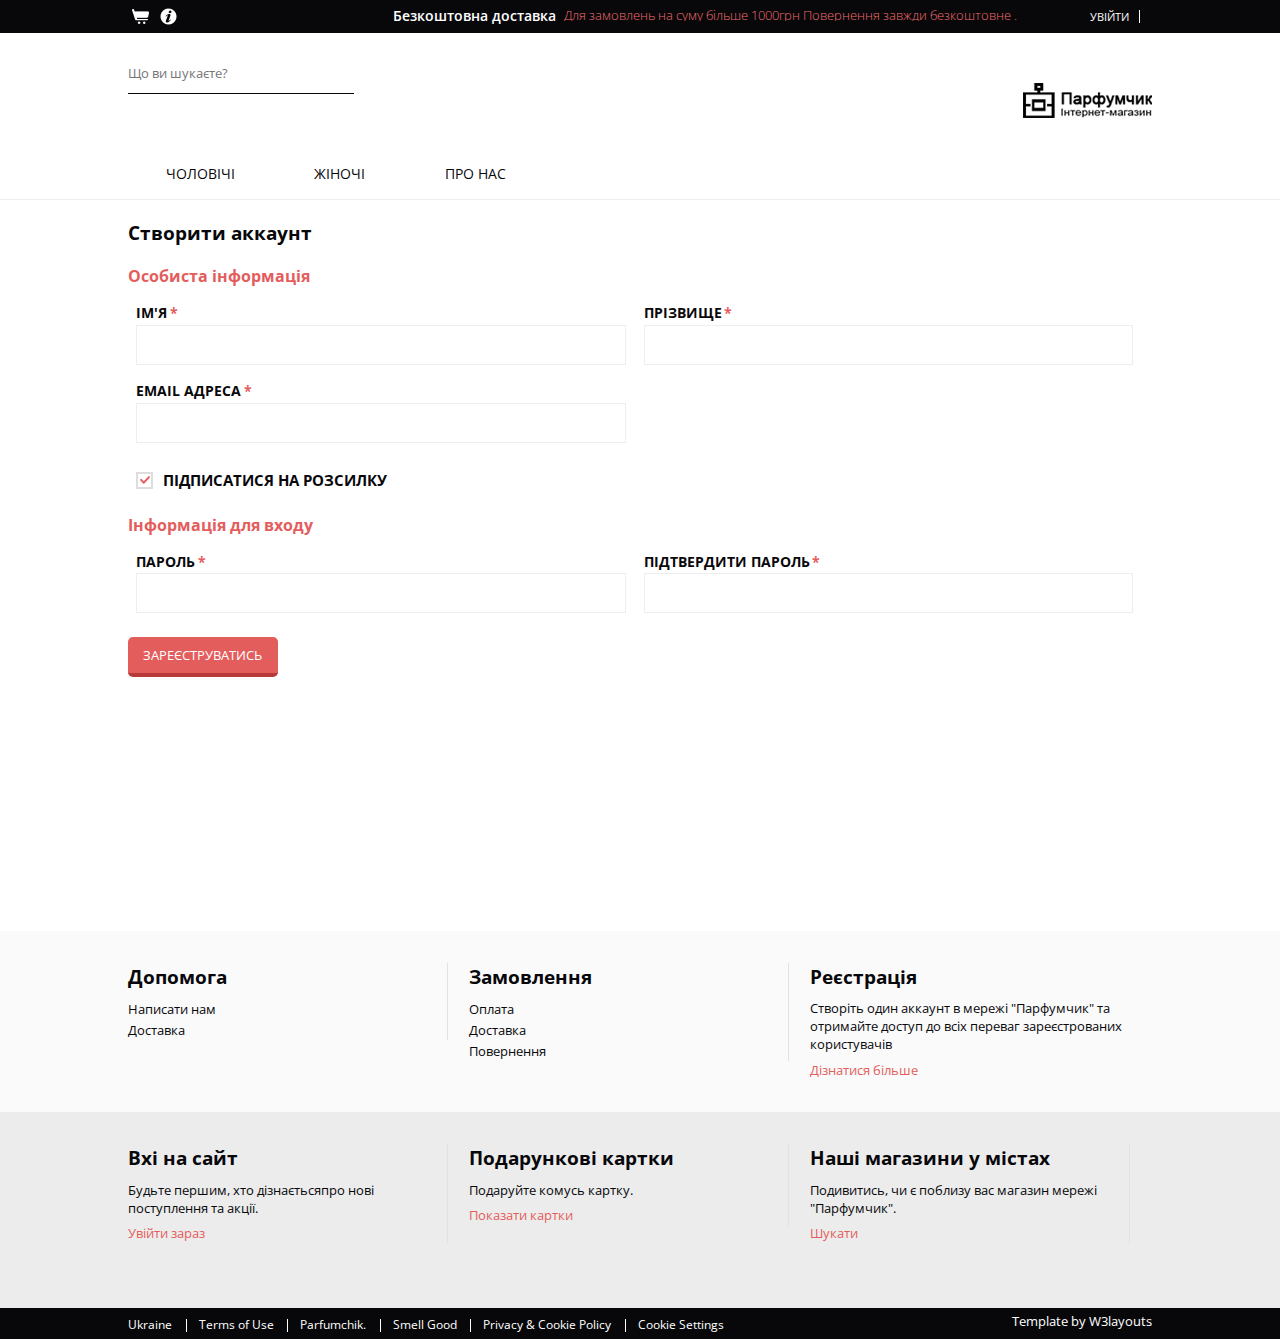
<file: register.html>
<!DOCTYPE HTML>
<html>
	<head>
		<title>Парфумчик</title>
		<link href="css/style.css" rel='stylesheet' type='text/css' />
		<meta name="viewport" content="width=device-width, initial-scale=1">
		<script type="application/x-javascript"> addEventListener("load", function() { setTimeout(hideURLbar, 0); }, false); function hideURLbar(){ window.scrollTo(0,1); } </script>
		</script>
		<!----webfonts---->
		<link href='http://fonts.googleapis.com/css?family=Open+Sans:400,300,600,700,800' rel='stylesheet' type='text/css'>
		<!----//webfonts---->
		<script src="js/jquery.min.js"></script>
		<!----start-alert-scroller---->
		<script type="text/javascript" src="js/jquery.easy-ticker.js"></script>
		<script type="text/javascript">
		$(document).ready(function(){
			$('#demo').hide();
			$('.vticker').easyTicker();
		});
		</script>
		<!----start-alert-scroller---->
		<!-- start menu -->
		<link href="css/megamenu.css" rel="stylesheet" type="text/css" media="all" />
		<script type="text/javascript" src="js/megamenu.js"></script>
		<script>$(document).ready(function(){$(".megamenu").megamenu();});</script>
		<script src="js/menu_jquery.js"></script>
		<!-- //End menu -->
		<!---move-top-top---->
		<script type="text/javascript" src="js/move-top.js"></script>
		<script type="text/javascript" src="js/easing.js"></script>
		<script type="text/javascript">
			jQuery(document).ready(function($) {
				$(".scroll").click(function(event){		
					event.preventDefault();
					$('html,body').animate({scrollTop:$(this.hash).offset().top},1200);
				});
			});
		</script>
		<!---//move-top-top---->
	</head>
	<body>
		<!---start-wrap---->
			<!---start-header---->
			<div class="header">
				<div class="top-header">
					<div class="wrap">
						<div class="top-header-left">
							<ul>
								<!---cart-tonggle-script---->
								<script type="text/javascript">
									$(function(){
									    var $cart = $('#cart');
									        $('#clickme').click(function(e) {
									         e.stopPropagation();
									       if ($cart.is(":hidden")) {
									           $cart.slideDown("slow");
									       } else {
									           $cart.slideUp("slow");
									       }
									    });
									    $(document.body).click(function () {
									       if ($cart.not(":hidden")) {
									           $cart.slideUp("slow");
									       } 
									    });
									    });
								</script>
								<!---//cart-tonggle-script---->
								<li><a class="cart" href="#"><span id="clickme"> </span></a></li>
								<!---start-cart-bag---->
								<div id="cart">Вибачте, ваш кошик порожній <span>(0)</span></div>
								<!---start-cart-bag---->
								<li><a class="info" href="#"><span> </span></a></li>
							</ul>
						</div>
						<div class="top-header-center">
							<div class="top-header-center-alert-left">
								<h3>Безкоштовна доставка</h3>
							</div>
							<div class="top-header-center-alert-right">
								<div class="vticker">
								  <ul>
									  <li>Для замовлень на суму більше 1000грн <label> Повернення завжди безкоштовне .</label></li>
								  </ul>
								</div>
							</div>
							<div class="clear"> </div>
						</div>
						<div class="top-header-right">
							<ul>
								<li><a href="login.html">Увійти</a><span> </span></li>
								<li><a href="register.html"></a></li>
							</ul>
						</div>
						<div class="clear"> </div>
					</div>
				</div>
				<!----start-mid-head---->
				<div class="mid-header">
					<div class="wrap">
						<div class="mid-grid-left">
							<form>
								<input type="text" placeholder="Що ви шукаєте?" />
							</form>
						</div>
						<div class="mid-grid-right">
							<a class="logo" href="index.html"><span> </span></a>
						</div>
						<div class="clear"> </div>
					</div>
				</div>
				<!----//End-mid-head---->
				<!----start-bottom-header---->
					<div class="header-bottom">
					<div class="wrap">
					<!-- start header menu -->
							<ul class="megamenu skyblue">
								<!--Панель в меню Чоловічі-->
								<li class="grid"><a class="color2" href="#">Чоловічі</a>
									<div class="megapanel">
										<div class="row">
											<div class="col1">
												<div class="h_nav">
													<h4>Популярні</h4>
													<ul>
														<li><a href="products.html">Парфум 1</a></li>
														<li><a href="products.html">Парфум 2</a></li>
													</ul>	
												</div>
												
											</div>
										
											<div class="col1">
												<div class="h_nav">
													<h4>Нові поступлення</h4>
													<ul>
														<li><a href="products.html">Парфум 3</a></li>
														<li><a href="products.html">Парфум 4</a></li>
													</ul>	
												</div>							
											</div>
											<!--<div class="col1 men">
												<div class="men-pic">
													<img src="images/men.png" title="" />
												</div>
											</div>-->
										</div>
									</div>
									</li>
									<!--//Панель в меню Чоловічі-->
									
									
									<!--Панель в меню Жіночі-->
					  			<li class="active grid"><a class="color4" href="#">Жіночі</a>
									<div class="megapanel">
										<div class="row">
											<div class="col1">
												<div class="h_nav">
													<h4>Популярні</h4>
													<ul>
														<li><a href="products.html">Парфум 5</a></li>
														<li><a href="products.html">Парфум 6</a></li>
														
													</ul>	
												</div>	
																			
											</div>
											<div class="col1">
												<div class="h_nav">
													<h4>Нові поступлення</h4>
													<ul>
														<li><a href="products.html">Парфум 7</a></li>
														<li><a href="products.html">Парфум 8</a></li>
														
													</ul>	
												</div>												
											</div>
											
											<!--<div class="col1 women">
												<div class="women-pic">
													<img src="images/women.png" title="" />
												</div>
											</div>-->
										</div>
					    				</div>
					    				<!--//Панель в меню Жіночі-->
					    				
					    				<!--//Панель в меню Про нас-->
									</li>				
									<li><a class="color5" href="#">Про нас</a>
									<div class="megapanel">
										<div class="row">
											<div class="col1">
												<div class="h_nav">
													
													<ul>
														<li><a href="products.html">Чому ми такі круті?</a></li>
														<li><a href="products.html">Як ми стали такими крутими?</a></li>
														<li><a href="products.html">Як ми робимо свої парфуми?</a></li>
														
													</ul>	
												</div>
											
											</div>
											
										</div>
									</div>
									</li>
									<!--//Панель в меню Про нас-->
							</ul>
					</div>
				</div>
				</div>
				
				<!----//End-bottom-header---->
			<!---//End-header---->
		<!--- start-content---->
		<div class="content login-box">
			<div class="login-main">
				<div class="wrap">
					<h1>Створити аккаунт</h1>
					<div class="register-grids">
						<form> 
								<div class="register-top-grid">
										<h3>Особиста інформація</h3>
										<div>
											<span>Ім'я<label>*</label></span>
											<input type="text"> 
										</div>
										<div>
											<span>Прізвище<label>*</label></span>
											<input type="text"> 
										</div>
										<div>
											<span>Email адреса<label>*</label></span>
											<input type="text"> 
										</div>
										<div class="clear"> </div>
											<a class="news-letter" href="#">
												<label class="checkbox"><input type="checkbox" name="checkbox" checked=""><i> </i>Підписатися на розсилку</label>
											</a>
										<div class="clear"> </div>
								</div>
								<div class="clear"> </div>
								<div class="register-bottom-grid">
										<h3>Інформація для входу</h3>
										<div>
											<span>Пароль<label>*</label></span>
											<input type="text">
										</div>
										<div>
											<span>Підтвердити пароль<label>*</label></span>
											<input type="text">
										</div>
										<div class="clear"> </div>
								</div>
								<div class="clear"> </div>
								<input type="submit" value="Зареєструватись" />
						</form>
					</div>
				</div>
			</div>
		</div>
		<!---- start-bottom-grids---->
		<div class="bottom-grids">
			<div class="bottom-top-grids">
				<div class="wrap">
					<div class="bottom-top-grid">
						<h4>Допомога</h4>
						<ul>
							<li><a href="contact.html">Написати нам</a></li>
							<li><a href="#">Доставка</a></li>
						</ul>
					</div>
					<div class="bottom-top-grid">
						<h4>Замовлення</h4>
						<ul>
							<li><a href="#">Оплата</a></li>
							<li><a href="#">Доставка</a></li>
							<li><a href="#">Повернення</a></li>
						</ul>
					</div>
					<div class="bottom-top-grid last-bottom-top-grid">
						<h4>Реєстрація</h4>
						<p>Створіть один аккаунт в мережі "Парфумчик" та отримайте доступ до всіх переваг зареєстрованих користувачів</p>
						<a class="learn-more" href="#">Дізнатися більше</a>
					</div>
					<div class="clear"> </div>
				</div>
			</div>
			<div class="bottom-bottom-grids">
				<div class="wrap">
					<div class="bottom-bottom-grid">
						<h6>Вхі на сайт</h6>
						<p>Будьте першим, хто дізнаєтьсяпро нові поступлення та акції.</p>
						<a class="learn-more" href="#">Увійти зараз</a>
					</div>
					<div class="bottom-bottom-grid">
						<h6>Подарункові картки</h6>
						<p>Подаруйте комусь картку.</p>
						<a class="learn-more" href="#">Показати картки</a>
					</div>
					<div class="bottom-bottom-grid last-bottom-bottom-grid">
						<h6>Наші магазини у містах</h6>
						<p>Подивитись, чи є поблизу вас магазин мережі "Парфумчик".</p>
						<a class="learn-more" href="#">Шукати</a>
					</div>
					<div class="clear"> </div>
				</div>
			</div>
		</div>
		<!---- //End-bottom-grids---->
		<!--- //End-content---->
		<!---start-footer---->
		<div class="footer">
			<div class="wrap">
				<div class="footer-left">
					<ul>
						<li><a href="#">Ukraine</a> <span> </span></li>
						<li><a href="#">Terms of Use</a> <span> </span></li>
						<li><a href="#">Parfumchik.</a> <span> </span></li>
						<li><a href="#">Smell Good</a> <span> </span></li>
						<li><a href="#">Privacy & Cookie Policy</a> <span> </span></li>
						<li><a href="#">Cookie Settings</a></li>
						<div class="clear"> </div>
					</ul>
				</div>
				<div class="footer-right">
					<p>Template by <a href="http://w3layouts.com/">W3layouts</a></p>
					<script type="text/javascript">
						$(document).ready(function() {
							/*
							var defaults = {
					  			containerID: 'toTop', // fading element id
								containerHoverID: 'toTopHover', // fading element hover id
								scrollSpeed: 1200,
								easingType: 'linear' 
					 		};
							*/
							
							$().UItoTop({ easingType: 'easeOutQuart' });
							
						});
					</script>
			    <a href="#" id="toTop" style="display: block;"><span id="toTopHover" style="opacity: 1;"></span></a>
				</div>
				<div class="clear"> </div>
			</div>
		</div>
		<!---//End-footer---->
		<!---//End-wrap---->
		<!---//End-wrap---->
	</body>
</html>
</file>
<file: css/megamenu.css>
.megamenu{margin-bottom:0px;padding:0;width:100%;list-style:none;display:inline-block;position:relative;font-family: 'Open Sans', sans-serif;font-size:15px}
.megamenu li{margin-bottom:0px;display:inline;}
.megamenu>li>a{float: left;
padding: 0.8em 2.8em;
text-decoration: none;
text-transform: capitalize;
font-size: 0.9em;
-webkit-transition: all 0.3s ease-in-out;
-moz-transition: all 0.3s ease-in-out;
-o-transition: all 0.3s ease-in-out;
transition: all 0.3s ease-in-out;
font-weight: 400;
text-transform: uppercase;
}
.men{
	position:relative;
}
.men-pic{
	position: absolute;
	bottom: -24em;
	border: none;
	right: -28em;
}
.women{
	position:relative;
}
.women-pic{
	position: absolute;
	bottom: -26em;
	border: none;
	right: -3em;
}
.kids{
	position:relative;
}
.kids-pic{
	position: absolute;
	bottom: -25em;
	border: none;
	right: -39em;
}
.sports{
	position:relative;
}
.sports-pic{
	position: absolute;
	bottom: -28em;
	border: none;
	right: -27em;
}
.nike{
	position:relative;
}
.nike-pic{
	position: absolute;
	bottom: -26em;
	border: none;
	right: -16em;
}
.megamenu>li.active>a{color:#08080B;}
.megamenu>li.right{float:right}
.megamenu .dropdown,.megamenu .dropdown li .dropdown{list-style:none;margin:0;padding:0;display:none;position:absolute;z-index:999;width:160px;border:solid 1px rgba(0,0,0,0.1);background:#fff}
.megamenu .dropdown{top:59px}
.megamenu .dropdown li .dropdown{left:160px;top:inherit}
.megamenu .dropdown li{clear:both;width:100%;border-bottom:solid 1px rgba(0,0,0,0.1)}
.megamenu .dropdown li:last-child{border-bottom:0}
.megamenu .dropdown li a{float:left;width:100%;padding:10px 25px;text-decoration:none;display:block;border:0 none;font-size:14px;color:#444;background:0;-webkit-box-sizing:border-box;-moz-box-sizing:border-box;box-sizing:border-box;transition:color .4s ease-in-out;-moz-transition:color .4s ease-in-out;-webkit-transition:color .4s ease-in-out;-o-transition:color .4s ease-in-out}
.megamenu .dropdown li:hover>a{background:#dbdbdb}
.megamenu>li>.megapanel{position: absolute;
display: none;
border: 1px solid #eee;
background: rgba(253, 253, 253, 1);
width: 100.2%;
top: 39px;
left: -1px;
z-index: 99;
padding: 20px 30px 20px;
-webkit-box-sizing: border-box;
-moz-box-sizing: border-box;
box-sizing: border-box;}
.megamenu .megapanel ul{margin:0;padding:0}
.megamenu .megapanel img{cursor:pointer;-webkit-transition:border .3s linear;-moz-transition:border .3s linear;-o-transition:border .3s linear;transition:border .3s linear}.megamenu .megapanel img:hover{}.megamenu form.contact input,.megamenu form.contact textarea{font-family: 'Open Sans', sans-serif;font-size:16px;color:#444;outline:0}
.megapanel .row{width:100%;margin-top:15px}
.megapanel .row:first-child{margin-top:0}
.megapanel .row:before,.megapanel .row:after{display:table;content:"";line-height:0}
.megapanel .row:after{clear:both}
.megapanel .row .col1,.megapanel .row .col2,.megapanel .row .col3,.megapanel .row .col4,.megapanel .row .col5,.megapanel .row .col6{display:block;width:100%;min-height:20px;float:left;margin-left:2.127659574468085%;-webkit-box-sizing:border-box;-moz-box-sizing:border-box;box-sizing:border-box}
.megapanel .row [class*="col"]:first-child{margin-left:0}
.megapanel .row .col1{width:14.893617021276595%}
.megapanel .row .col2{width:31.914893617021278%}
.megapanel .row .col3{width:48.93617021276595%}
.megapanel .row .col4{width:65.95744680851064%}
.megapanel .row .col5{width:82.97872340425532%}
.megapanel .row .col6{width:100%}
.megamenu>li.showhide{display:none;width:100%;height:50px;cursor:pointer;color:#555;border-bottom:solid 1px rgba(0,0,0,0.1);background:#eee;background:url([data-uri]);background:-moz-linear-gradient(top,#eee 0,#dbdbdb 100%);background:-webkit-gradient(linear,left top,left bottom,color-stop(0%,#eee),color-stop(100%,#dbdbdb));background:-webkit-linear-gradient(top,#eee 0,#dbdbdb 100%);background:-o-linear-gradient(top,#eee 0,#dbdbdb 100%);background:-ms-linear-gradient(top,#eee 0,#dbdbdb 100%);background:linear-gradient(to bottom,#eee 0,#dbdbdb 100%);filter:progid:DXImageTransform.Microsoft.gradient(startColorstr='#eeeeee',endColorstr='#dbdbdb',GradientType=0)}
.megamenu>li.showhide span.title{margin:15px 0 0 25px;float:left}.megamenu>li.showhide span.icon1:after{position:absolute;content:"";right:25px;top:15px;height:3px;width:25px;font-size:50px;border-top:3px solid #333;border-bottom:3px solid #333;z-index:1}
.megamenu>li.showhide span.icon2:after{position:absolute;content:"";right:25px;top:27px;height:3px;width:25px;font-size:50px;border-top:3px solid #333;border-bottom:3px solid #333;z-index:1}
.skyblue,.skyblue>li.showhide{
}
	
.skyblue li>a,.skyblue>li.showhide span{color: #08080B;}
.skyblue>li:hover>a,.skyblue .dropdown li:hover>a{color:#555; background:#ffffff;}.
skyblue .megapanel img:hover,.skyblue form.contact input[type="text"]:focus,.skyblue form.contact textarea:focus{}
.skyblue form.contact input[type="submit"]{background:#00405d;text-transform:uppercase;}
@media(max-width:1024px){
	.megamenu>li>a {
		padding: 8px 16px;
	}
}
@media(max-width:800px){
	.megamenu>li>a {
		font-size: 1em;
		padding: 8px 8px;
	}
}
@media(max-width:768px){
	.megamenu>li{display:block;width:100%;border-bottom:solid 1px rgba(0,0,0,0.1);box-sizing:border-box;-moz-box-sizing:border-box;-webkit-box-sizing:border-box}
	.megamenu>li:hover,.megamenu>li.active{border-top:0}
	.megamenu>li>a{padding: 10px 15px;}
	.megamenu>li:hover>a,.megamenu>li.active>a{padding: 10px 15px;}
	.megamenu a{width:100%;box-sizing:border-box;-moz-box-sizing:border-box;-webkit-box-sizing:border-box}
	.megamenu .dropdown,.megamenu .dropdown li .dropdown{width:100%;display:none;left:0;border-left:0;position:static;border:0;box-sizing:border-box;-moz-box-sizing:border-box;-webkit-box-sizing:border-box}
	.megamenu .dropdown li{background:#fff!important;border:0}
	.megamenu .dropdown>li>a{}
	.megamenu>li>.megapanel{position:static;margin-top:50px}
	.megapanel .row [class*="col"]{float:none;display:block;width:100%;margin-left:0;margin-top:15px;-webkit-box-sizing:border-box;-moz-box-sizing:border-box;box-sizing:border-box}
	.megapanel .row:first-child [class*="col"]:first-child{margin-top:0}
	.megapanel .row{margin-top:0}.black{background:#222}
	}
/* start megamenu colors */
.skyblue li a.color1:hover{
	background:#EF5F21;
	color: #ffffff;
}
.skyblue li a.color2:hover{
	background:#000;
	color: #ffffff;
}
.skyblue li a.color3:hover{
	background:#000;
	color: #ffffff;
}
.skyblue li a.color4:hover{
	background:#000;
	color: #ffffff;
}
.skyblue li a.color5:hover{
	background:#000;
	color: #ffffff;
}
.skyblue li a.color6:hover{
	background:#000;
	color: #ffffff;
}
.skyblue li a.color7:hover{
	background:#000;
	color: #ffffff;
}
.skyblue li a.color8:hover{
	background:#000;
	color: #ffffff;
}
.skyblue li a.color9:hover{
	background:#000;
	color: #ffffff;
}
.skyblue li a.color10:hover{
	background:#000;
	color: #ffffff;
}	
/* start menu */
.h_nav h4{
	border-bottom: 1px solid rgb(236, 236, 236);
	font-size: 0.9em;
	color: #08080B;
	line-height: 1.8em;
	text-transform: capitalize;
	margin-bottom: 4%;
	text-transform: uppercase;
}
.h_nav h4.top{
	margin-top: 12%;
}
.h_nav ul li{
	display: block;
}
.h_nav ul li a{
	display: block;
	font-size: 0.875em;
	color: #A5A5A5;
	text-transform: capitalize;
	line-height: 1.8em;
	-webkit-transition: all 0.3s ease-in-out;
	-moz-transition: all 0.3s ease-in-out;
	-o-transition: all 0.3s ease-in-out;
	transition: all 0.3s ease-in-out;
	font-weight: 100;
}
.h_nav ul li a:hover{
	color:#F06B6B;
}
@media only screen and (max-width: 1280px) and (min-width: 1024px) {
	.men-pic {
		right: -25em;
	}
	.kids-pic {
		right: -35em;
	}
	.sports-pic {
		right: -25em;
	}
	.nike-pic {
		right: -15em;
	}
}
@media only screen and (max-width: 1024px) and (min-width: 768px) {
	.men-pic {
		right: -20em;
	}
	.kids-pic {
		right: -29em;
	}
	.sports-pic {
		right: -20em;
	}
	.nike-pic {
		right: -12em;
	}
}
@media only screen and (max-width: 768px) and (min-width: 640px) {
	.men-pic {
		display:none;
	}
	.kids-pic {
		display:none;
	}
	.sports-pic {
		display:none;
	}
	.nike-pic {
		display:none;
	}
	.megamenu>li>.megapanel {
		margin-top: 0px !important;
	}
}
@media only screen and (max-width: 640px) and (min-width: 480px) {
	.men-pic {
		display:none;
	}
	.kids-pic {
		display:none;
	}
	.sports-pic {
		display:none;
	}
	.nike-pic {
		display:none;
	}
	.megamenu>li>.megapanel {
		margin-top: 0px !important;
	}
	
}
@media only screen and (max-width: 480px) and (min-width: 320px) {
	.men-pic {
		display:none;
	}
	.kids-pic {
		display:none;
	}
	.sports-pic {
		display:none;
	}
	.nike-pic {
		display:none;
	}
	.megamenu>li.showhide {
		height: 40px;
	}
	.megamenu>li.showhide span.title {
		margin: 11px 0 0 13px;
	}
	.megamenu>li.showhide span.icon1:after {
		right: 15px;
		top: 11px;
	}
	.megamenu>li.showhide span.icon2:after{
		top: 23px;
		right: 15px;
	}
	.megamenu>li>.megapanel {
		margin-top: 0px !important;
	}
}
@media only screen and (max-width: 320px) and (min-width: 240px) {
	.men-pic {
		display:none;
	}
	.kids-pic {
		display:none;
	}
	.sports-pic {
		display:none;
	}
	.nike-pic {
		display:none;
	}
	.megamenu>li.showhide {
		height: 40px;
	}
	.megamenu>li.showhide span.title {
		margin: 11px 0 0 13px;
	}
	.megamenu>li.showhide span.icon1:after {
		right: 15px;
		top: 11px;
	}
	.megamenu>li.showhide span.icon2:after{
		top: 23px;
		right: 15px;
	}
	.megamenu>li>.megapanel {
		margin-top: 0px !important;
	}
}
</file>
<file: css/slippry.css>
/**
 * slippry v1.1.1 - Simple responsive content slider
 * http://slippry.com
 *
 * Author(s): Lukas Jakob Hafner - @saftsaak
 *            Thomas Hurd - @SeenNotHurd
 *
 * Copyright 2013, booncon oy - http://booncon.com
 *
 * Thanks @ http://bxslider.com for the inspiration!
 *
 * Released under the MIT license - http://opensource.org/licenses/MIT
 */
/* -------------------------- MIXINS ---------------------------------- */
/* -------------------------- END MIXINS ---------------------------------- */
/* kenBurns animations, very basic */
@-webkit-keyframes left-right {
  /* line 54, ../src/slippry.scss */
  0% {
    -webkit-transform: translateY(-20%) translateX(-10%);
    -moz-transform: translateY(-20%) translateX(-10%);
    -ms-transform: translateY(-20%) translateX(-10%);
    -o-transform: translateY(-20%) translateX(-10%);
    transform: translateY(-20%) translateX(-10%);
  }

  /* line 57, ../src/slippry.scss */
  100% {
    -webkit-transform: translateY(0%) translateX(10%);
    -moz-transform: translateY(0%) translateX(10%);
    -ms-transform: translateY(0%) translateX(10%);
    -o-transform: translateY(0%) translateX(10%);
    transform: translateY(0%) translateX(10%);
  }
}

@-moz-keyframes left-right {
  /* line 54, ../src/slippry.scss */
  0% {
    -webkit-transform: translateY(-20%) translateX(-10%);
    -moz-transform: translateY(-20%) translateX(-10%);
    -ms-transform: translateY(-20%) translateX(-10%);
    -o-transform: translateY(-20%) translateX(-10%);
    transform: translateY(-20%) translateX(-10%);
  }

  /* line 57, ../src/slippry.scss */
  100% {
    -webkit-transform: translateY(0%) translateX(10%);
    -moz-transform: translateY(0%) translateX(10%);
    -ms-transform: translateY(0%) translateX(10%);
    -o-transform: translateY(0%) translateX(10%);
    transform: translateY(0%) translateX(10%);
  }
}

@-ms-keyframes left-right {
  /* line 54, ../src/slippry.scss */
  0% {
    -webkit-transform: translateY(-20%) translateX(-10%);
    -moz-transform: translateY(-20%) translateX(-10%);
    -ms-transform: translateY(-20%) translateX(-10%);
    -o-transform: translateY(-20%) translateX(-10%);
    transform: translateY(-20%) translateX(-10%);
  }

  /* line 57, ../src/slippry.scss */
  100% {
    -webkit-transform: translateY(0%) translateX(10%);
    -moz-transform: translateY(0%) translateX(10%);
    -ms-transform: translateY(0%) translateX(10%);
    -o-transform: translateY(0%) translateX(10%);
    transform: translateY(0%) translateX(10%);
  }
}

@keyframes left-right {
  /* line 54, ../src/slippry.scss */
  0% {
    -webkit-transform: translateY(-20%) translateX(-10%);
    -moz-transform: translateY(-20%) translateX(-10%);
    -ms-transform: translateY(-20%) translateX(-10%);
    -o-transform: translateY(-20%) translateX(-10%);
    transform: translateY(-20%) translateX(-10%);
  }

  /* line 57, ../src/slippry.scss */
  100% {
    -webkit-transform: translateY(0%) translateX(10%);
    -moz-transform: translateY(0%) translateX(10%);
    -ms-transform: translateY(0%) translateX(10%);
    -o-transform: translateY(0%) translateX(10%);
    transform: translateY(0%) translateX(10%);
  }
}

@-webkit-keyframes right-left {
  /* line 62, ../src/slippry.scss */
  0% {
    -webkit-transform: translateY(0%) translateX(10%);
    -moz-transform: translateY(0%) translateX(10%);
    -ms-transform: translateY(0%) translateX(10%);
    -o-transform: translateY(0%) translateX(10%);
    transform: translateY(0%) translateX(10%);
  }

  /* line 65, ../src/slippry.scss */
  100% {
    -webkit-transform: translateY(-20%) translateX(-10%);
    -moz-transform: translateY(-20%) translateX(-10%);
    -ms-transform: translateY(-20%) translateX(-10%);
    -o-transform: translateY(-20%) translateX(-10%);
    transform: translateY(-20%) translateX(-10%);
  }
}

@-moz-keyframes right-left {
  /* line 62, ../src/slippry.scss */
  0% {
    -webkit-transform: translateY(0%) translateX(10%);
    -moz-transform: translateY(0%) translateX(10%);
    -ms-transform: translateY(0%) translateX(10%);
    -o-transform: translateY(0%) translateX(10%);
    transform: translateY(0%) translateX(10%);
  }

  /* line 65, ../src/slippry.scss */
  100% {
    -webkit-transform: translateY(-20%) translateX(-10%);
    -moz-transform: translateY(-20%) translateX(-10%);
    -ms-transform: translateY(-20%) translateX(-10%);
    -o-transform: translateY(-20%) translateX(-10%);
    transform: translateY(-20%) translateX(-10%);
  }
}

@-ms-keyframes right-left {
  /* line 62, ../src/slippry.scss */
  0% {
    -webkit-transform: translateY(0%) translateX(10%);
    -moz-transform: translateY(0%) translateX(10%);
    -ms-transform: translateY(0%) translateX(10%);
    -o-transform: translateY(0%) translateX(10%);
    transform: translateY(0%) translateX(10%);
  }

  /* line 65, ../src/slippry.scss */
  100% {
    -webkit-transform: translateY(-20%) translateX(-10%);
    -moz-transform: translateY(-20%) translateX(-10%);
    -ms-transform: translateY(-20%) translateX(-10%);
    -o-transform: translateY(-20%) translateX(-10%);
    transform: translateY(-20%) translateX(-10%);
  }
}

@keyframes right-left {
  /* line 62, ../src/slippry.scss */
  0% {
    -webkit-transform: translateY(0%) translateX(10%);
    -moz-transform: translateY(0%) translateX(10%);
    -ms-transform: translateY(0%) translateX(10%);
    -o-transform: translateY(0%) translateX(10%);
    transform: translateY(0%) translateX(10%);
  }

  /* line 65, ../src/slippry.scss */
  100% {
    -webkit-transform: translateY(-20%) translateX(-10%);
    -moz-transform: translateY(-20%) translateX(-10%);
    -ms-transform: translateY(-20%) translateX(-10%);
    -o-transform: translateY(-20%) translateX(-10%);
    transform: translateY(-20%) translateX(-10%);
  }
}

/* added to the original element calling slippry */
/* line 71, ../src/slippry.scss */
.sy-box.sy-loading {
  background: url(assets/img/sy-loader.gif) 50% 50% no-repeat;
  -webkit-background-size: 32px;
  -moz-background-size: 32px;
  -o-background-size: 32px;
  background-size: 32px;
  min-height: 40px;
}
/* line 72, ../src/slippry.scss */
.sy-box.sy-loading .sy-slides-wrap, .sy-box.sy-loading .sy-pager {
  visibility: hidden;
}

/* element that wraps the slides */
/* line 81, ../src/slippry.scss */
.sy-slides-wrap {
  position: relative;
  height: 100%;
  width: 100%;
}
/* line 86, ../src/slippry.scss */
.sy-slides-wrap:hover .sy-controls {
  display: block;
  display: none;
}

/* element that crops the visible area to the slides */
/* line 92, ../src/slippry.scss */
.sy-slides-crop {
  height: 100%;
  width: 100%;
  position: absolute;
  overflow: hidden;
}

/* list containing the slides */
/* line 99, ../src/slippry.scss */
.sy-list {
  width: 100%;
  height: 100%;
  list-style: none;
  margin: 0;
  padding: 0;
  position: absolute;
  min-height:320px;
}
/* line 100, ../src/slippry.scss */
.sy-list.horizontal {
  -webkit-transition: left ease;
  -moz-transition: left ease;
  -o-transition: left ease;
  transition: left ease;
}

/* single slide */
/* line 111, ../src/slippry.scss */
.sy-slide {
  position: absolute;
  width: 100%;
  z-index: 2;
}
/* line 115, ../src/slippry.scss */
.sy-slide.kenburns {
  width: 140%;
  left: -20%;
}
/* line 118, ../src/slippry.scss */
.sy-slide.kenburns.useCSS {
  -webkit-transition-property: opacity;
  -moz-transition-property: opacity;
  -o-transition-property: opacity;
  transition-property: opacity;
}
/* line 120, ../src/slippry.scss */
.sy-slide.kenburns.useCSS.sy-ken:nth-child(1n) {
  -webkit-animation-name: left-right;
  -webkit-animation-fill-mode: forwards;
  -moz-animation-name: left-right;
  -moz-animation-fill-mode: forwards;
  -o-animation-name: left-right;
  -o-animation-fill-mode: forwards;
  animation-name: left-right;
  animation-fill-mode: forwards;
}
/* line 123, ../src/slippry.scss */
.sy-slide.kenburns.useCSS.sy-ken:nth-child(2n) {
  -webkit-animation-name: right-left;
  -webkit-animation-fill-mode: forwards;
  -moz-animation-name: right-left;
  -moz-animation-fill-mode: forwards;
  -o-animation-name: right-left;
  -o-animation-fill-mode: forwards;
  animation-name: right-left;
  animation-fill-mode: forwards;
}
/* line 130, ../src/slippry.scss */
.sy-slide.sy-active {
  z-index: 3;
}
/* line 133, ../src/slippry.scss */
.sy-slide > a {
  margin: 0;
  padding: 0;
  display: block;
  width: 100%;
}
/* line 138, ../src/slippry.scss */
.sy-slide > a > img {
  margin: 0;
  padding: 0;
  display: block;
  border: 0;
}

/* next/ prev buttons, with arrows and clickable area a lot larger than the visible buttons */
/* line 148, ../src/slippry.scss */
.sy-controls {
  display: none;
  list-style: none;
  height: 100%;
  width: 100%;
  position: absolute;
  padding: 0;
  margin: 0;
}
/* line 156, ../src/slippry.scss */
.sy-controls li {
  position: absolute;
  width: 10%;
  min-width: 4.2em;
  height: 100%;
  z-index: 33;
}
/* line 162, ../src/slippry.scss */
.sy-controls li.sy-prev {
  left: 0;
  top: 0;
}
/* line 166, ../src/slippry.scss */
.sy-controls li.sy-prev a:after {
  background-position: -5% 0;
}
/* line 171, ../src/slippry.scss */
.sy-controls li.sy-next {
  right: 0;
  top: 0;
}
/* line 175, ../src/slippry.scss */
.sy-controls li.sy-next a:after {
  background-position: 105% 0;
}
/* line 180, ../src/slippry.scss */
.sy-controls li a {
  position: relative;
  width: 100%;
  height: 100%;
  display: block;
  text-indent: -9999px;
}
/* line 186, ../src/slippry.scss */
.sy-controls li a:link, .sy-controls li a:visited {
  opacity: 0.4;
}
/* line 189, ../src/slippry.scss */
.sy-controls li a:hover, .sy-controls li a:focus {
  opacity: 0.8;
  outline: none;
}
/* line 193, ../src/slippry.scss */
.sy-controls li a:after {
  content: "";
  background-image: url(assets/img/arrows.svg);
  background-repeat: no-repeat;
  -webkit-background-size: cover;
  -moz-background-size: cover;
  -o-background-size: cover;
  background-size: cover;
  text-align: center;
  text-indent: 0;
  line-height: 2.8em;
  color: #111;
  font-weight: 800;
  position: absolute;
  background-color: #fff;
  width: 2.8em;
  height: 2.8em;
  left: 50%;
  top: 50%;
  margin-top: -1.4em;
  margin-left: -1.4em;
  -webkit-border-radius: 50%;
  -moz-border-radius: 50%;
  -ms-border-radius: 50%;
  -o-border-radius: 50%;
  border-radius: 50%;
}
@media only screen and (max-device-width: 600px) {
  /* line 148, ../src/slippry.scss */
  .sy-controls {
    display: block;
  }
  /* line 218, ../src/slippry.scss */
  .sy-controls li {
    min-width: 2.1em;
  }
  /* line 221, ../src/slippry.scss */
  .sy-controls li a:after {
    width: 1.4em;
    height: 1.4em;
    margin-top: -0.7em;
    margin-left: -0.7em;
  }
}

/* captions, styled fo the overlay variant */
/* line 232, ../src/slippry.scss */
.sy-caption-wrap {
  position: absolute;
  bottom: 2em;
  z-index: 12;
  left: 50%;
}
/* line 237, ../src/slippry.scss */
.sy-caption-wrap .sy-caption {
  position: relative;
  left: -50%;
  background-color: rgba(0, 0, 0, 0.54);
  color: #fff;
  padding: 0.4em 1em;
  -webkit-border-radius: 1.2em;
  -moz-border-radius: 1.2em;
  -ms-border-radius: 1.2em;
  -o-border-radius: 1.2em;
  border-radius: 1.2em;
}
/* line 245, ../src/slippry.scss */
.sy-caption-wrap .sy-caption a:link, .sy-caption-wrap .sy-caption a:visited {
  color: #e24b70;
  font-weight: 600;
  text-decoration: none;
}
/* line 250, ../src/slippry.scss */
.sy-caption-wrap .sy-caption a:hover, .sy-caption-wrap .sy-caption a:focus {
  text-decoration: underline;
}
@media only screen and (max-device-width: 600px), screen and (max-width: 600px) {
  /* line 232, ../src/slippry.scss */
  .sy-caption-wrap {
    left: 0;
    bottom: 0.4em;
  }
  /* line 258, ../src/slippry.scss */
  .sy-caption-wrap .sy-caption {
    left: 0;
    padding: 0.2em 0.4em;
    font-size: 0.92em;
    -webkit-border-radius: 0;
    -moz-border-radius: 0;
    -ms-border-radius: 0;
    -o-border-radius: 0;
    border-radius: 0;
  }
}

/* pager bubbles */
/* line 267, ../src/slippry.scss */
.sy-pager {
	overflow: hidden;
	display: block;
	padding: 0;
	list-style: none;
	text-align: center;
	position: absolute;
	bottom: 20%;
	z-index: 3;
	right: 4%;
}
.sy-box{
	position: relative;
	min-height: 177px;
}
/* line 275, ../src/slippry.scss */
.sy-pager li {
  	display: inline-block;
	width: 0.55em;
	height: 0.6em;
	margin: 0 0.5em 0 0;
	-webkit-border-radius: 50%;
	-moz-border-radius: 50%;
	-ms-border-radius: 50%;
	-o-border-radius: 50%;
	border-radius: 50%;
}
/* line 282, ../src/slippry.scss */
.sy-pager li.sy-active a {
  background-color: #08080B;
}
/* line 286, ../src/slippry.scss */
.sy-pager li a {
  width: 100%;
  height: 100%;
  display: block;
  background-color:#A5A5A5;
  text-indent: -9999px;
  -webkit-background-size: 2em;
  -moz-background-size: 2em;
  -o-background-size: 2em;
  background-size: 2em;
  -webkit-border-radius: 50%;
  -moz-border-radius: 50%;
  -ms-border-radius: 50%;
  -o-border-radius: 50%;
  border-radius: 50%;
}
/* line 292, ../src/slippry.scss */
.sy-pager li a:link, .sy-pager li a:visited {
  opacity: 1.0;
}
/* line 295, ../src/slippry.scss */
.sy-pager li a:hover, .sy-pager li a:focus {
  opacity: 0.6;
}

/* element to "keep/ fill" the space of the content, gets intrinsic height via js */
/* line 304, ../src/slippry.scss */
.sy-filler {
  width: 100%;
}
/* line 306, ../src/slippry.scss */
.sy-filler.ready {
  -webkit-transition: padding 600ms ease;
  -moz-transition: padding 600ms ease;
  -o-transition: padding 600ms ease;
  transition: padding 600ms ease;
}
/*----start-slider-detils----*/
.img-slider{
	position:relative;
}
.slider-detils{
	position: absolute;
	right: 2em;
	top: 25%;
	text-align:right;
}
.slider-detils h3{
	color: #08080B;
	font-size: 2.5em;
	font-weight: 100;
}
.slider-detils h3 label{
	display:block;
	font-size:1.2em;
}
.slider-detils span{
	color: #A5A5A5;
	display: block;
	font-size: 0.875em;
}
.slide-btn{
	color: #08080B;
	border: 1px solid #ECECEC;
	padding: 0.6em 1.8em;
	display: inline-block;
	margin: 4em 0 0 0;
	font-size: 0.875em;
	transition:0.5s all;
	-webkit-transition:0.5s all;
	-moz-transition:0.5s all;
	-o-transition:0.5s all;
}
.slide-btn:hover{
	border: 1px solid #08080B;
}
/* Thumbnails */
/* line 764, /Users/sftsk/bc_drupal/public/slippry.vbox.local/www/source/assets/css/styles.scss */
.thumb-box {
  padding: 1.4em 0 1em;
  margin-left: -1%;
  width: 102%; }
  /* line 768, /Users/sftsk/bc_drupal/public/slippry.vbox.local/www/source/assets/css/styles.scss */
  .thumb-box .thumbs {
    overflow: hidden;
    *zoom: 1; }
    /* line 770, /Users/sftsk/bc_drupal/public/slippry.vbox.local/www/source/assets/css/styles.scss */
    .thumb-box .thumbs li {
      float: left;
      width: 25%;
      text-align: center;
      padding: 0 1%; }
      /* line 775, /Users/sftsk/bc_drupal/public/slippry.vbox.local/www/source/assets/css/styles.scss */
      .thumb-box .thumbs li img {
        width: 100%;
        opacity: .8;
        -webkit-transition: opacity 0.32s;
        -moz-transition: opacity 0.32s;
        -o-transition: opacity 0.32s;
        transition: opacity 0.32s;
        border-bottom: 4px solid transparent; }
        /* line 780, /Users/sftsk/bc_drupal/public/slippry.vbox.local/www/source/assets/css/styles.scss */
        .thumb-box .thumbs li img.active {
          border-color:#E45D5D;
          opacity: 1; }
      /* line 786, /Users/sftsk/bc_drupal/public/slippry.vbox.local/www/source/assets/css/styles.scss */
      .thumb-box .thumbs li:hover img {
        opacity: 1;
        -webkit-transition: opacity 0.2s;
        -moz-transition: opacity 0.2s;
        -o-transition: opacity 0.2s;
        transition: opacity 0.2s; }
#thumbnails li a img{
	border:1px solid #EEE;
	display: block;
}
/*----//End-slider-detils----*/
@media only screen and (max-width: 1280px) and (min-width: 1024px) {
	.sy-pager {
		bottom: 14%;
	}
}
@media only screen and (max-width: 1024px) and (min-width: 768px) {
	.sy-pager {
		bottom: 10%;
	}
	.slider-detils h3 {
		font-size: 2.2em;
	}
	.slide-btn {
		margin: 1em 0 0 0;
	}
	.slider-detils span {
		width: 60%;
		margin: 0 0 0 auto;
	}
}
@media only screen and (max-width: 768px) and (min-width: 640px) {
	.sy-pager {
		bottom: 0%;
	}
	.slider-detils h3 {
		font-size: 1.8em;
	}
	.slide-btn {
		margin: 1em 0 0 0;
	}
	.slider-detils span {
		width: 55%;
		margin: 0 0 0 auto;
	}
	.slider-detils h3 label {
		display: block;
		font-size: 1em;
	}
}
@media only screen and (max-width: 640px) and (min-width: 480px) {
	.sy-pager {
		bottom: 0%;
	}
	.slider-detils h3 {
		font-size: 1.5em;
	}
	.slide-btn {
		margin: 1em 0 0 0;
	}
	.slider-detils span {
		width: 55%;
		margin: 0 0 0 auto;
	}
	.slider-detils h3 label {
		display: block;
		font-size: 0.875em;
	}
	.slider-detils {
		position: absolute;
		right: 1em;
		top: 13%;
	}
}
@media only screen and (max-width: 480px) and (min-width: 320px) {
	.sy-pager {
		bottom: 0%;
	}
	.slider-detils h3 {
		font-size: 1.2em;
	}
	.slide-btn {
		margin: 0.5em 0 0 0;
		padding: 0.5em 1em;
	}
	.slider-detils span {
		width: 42%;
		overflow: hidden;
		margin: 0 0 0 auto;
		height: 40px;
	}
	.slider-detils h3 label {
		display: block;
		font-size: 0.875em;
	}
	.slider-detils {
		position: absolute;
		right: 1em;
		top: 5%;
	}
}
@media only screen and (max-width: 320px) and (min-width: 240px) {
	.sy-pager {
		bottom: 0%;
	}
	.slider-detils h3 {
		font-size: 1em;
	}
	.sy-box {
		min-height: 136px;
	}
	.slide-btn {
		margin: 0.5em 0 0 0;
		padding: 0.3em 0.5em;
		font-size: 0.8em;
	}
	.slider-detils span {
		width: 42%;
		overflow: hidden;
		margin: 0 0 0 auto;
		height: 17px;
	}
	.slider-detils h3 label {
		display: block;
		font-size: 0.875em;
	}
	.slider-detils {
		position: absolute;
		right: 1em;
		top: 5%;
	}
}
</file>
<file: css/jstarbox.css>
.positioner {
	position: relative;
	display: inline-block;
	line-height: 0;
}

.starbox .colorbar,
.starbox .ghost {
	z-index: 0;
	position: absolute;
	top: 0;
	bottom: 0;
	left: 0;
}

.starbox .stars {
	display: inline-block;
}

.starbox .stars .star_holder {
	position: relative;
	z-index: 1;
}

.starbox .stars .star_holder .star {
	display: inline-block;
	vertical-align: baseline;
	background-repeat: no-repeat;
}


/* Override with your own image and size… */
.starbox .stars .star_holder .star {
	background-image: url('https://github.com/sabberworm/jStarbox/raw/master/images/5-small.png');
	width:24px;
	height:24px;
}
.starbox{
	float:left;
}
.block span{
	color: #A5A5A5;
	float: left;
	margin: 0 0 0 0.5em;
	font-size: 0.875em;
}
/* Override with your own colours… */
.starbox .stars { background: #cccccc; }
.starbox .rated .stars { background: #dcdcdc; }
.starbox .rated.hover .stars { background: #cccccc; }
.starbox .colorbar { background: #FFD596; }
.starbox .hover .colorbar { background: #ffcc1c; }
.starbox .rated .colorbar { background: #64b2ff; }
.starbox .rated.hover .colorbar { background: #FFD596; }
.starbox .ghost { background: #a1a1a1; }
</file>
<file: css/style.css>
/* reset */
html,body,div,span,applet,object,iframe,h1,h2,h3,h4,h5,h6,p,blockquote,pre,a,abbr,acronym,address,big,cite,code,del,dfn,em,img,ins,kbd,q,s,samp,small,strike,strong,sub,sup,tt,var,b,u,i,dl,dt,dd,ol,nav ul,nav li,fieldset,form,label,legend,table,caption,tbody,tfoot,thead,tr,th,td,article,aside,canvas,details,embed,figure,figcaption,footer,header,hgroup,menu,nav,output,ruby,section,summary,time,mark,audio,video{margin:0;padding:0;border:0;font-size:100%;font:inherit;vertical-align:baseline;}
article, aside, details, figcaption, figure,footer, header, hgroup, menu, nav, section {display: block;}
ol,ul{list-style:none;margin:0px;padding:0px;}
blockquote,q{quotes:none;}
blockquote:before,blockquote:after,q:before,q:after{content:'';content:none;}
table{border-collapse:collapse;border-spacing:0;}
/* start editing from here */
a{text-decoration:none;}
.txt-rt{text-align:right;}/* text align right */
.txt-lt{text-align:left;}/* text align left */
.txt-center{text-align:center;}/* text align center */
.float-rt{float:right;}/* float right */
.float-lt{float:left;}/* float left */
.clear{clear:both;}/* clear float */
.pos-relative{position:relative;}/* Position Relative */
.pos-absolute{position:absolute;}/* Position Absolute */
.vertical-base{	vertical-align:baseline;}/* vertical align baseline */
.vertical-top{	vertical-align:top;}/* vertical align top */
nav.vertical ul li{	display:block;}/* vertical menu */
nav.horizontal ul li{	display: inline-block;}/* horizontal menu */
img{max-width:100%;}
/*end reset*/
body{
	font-family: 'Open Sans', sans-serif;
	background:#FFF;
}
/*----start-wrap----*/
.wrap{
	width:70%;
	margin:0 auto;
}
.top-header{
	background:#08080B;
}
.top-header-left{
	float:left;
	width:10%;
	padding: 0.25em 0 0 0;
}
.top-header-center{
	float: left;
	width: 80%;
	padding: 0.25em;
	padding: 0.4em;
}
.top-header-right{
	float: right;
	padding: 0.25em 0;
}
.top-header-left ul li{
	display:inline-block;
}
.top-header-left ul li a span{
	width:24px;
	height:24px;
	display:block;
}
/*----start-cart-tonggle----*/
.cart{
	position:relative;
}
#cart{
	display:none;
}
#cart{
	width: 12%;
	background-color: #08080B;
	position: absolute;
	padding: 0.9em 1em 1em 1em;
	color: #FFF;
	font-size: 0.875em;
	top: 3.1em;
}
#cart span{
	color:#F06B6B;
}
#cart:before{
	content: '';
	display: block;
	border-color: transparent transparent #08080B transparent;
	border-style: solid;
	border-width: 10px;
	position: absolute;
	top: -20px;
	left: 6%;
	margin-left: -10px;
}
/*----//End-cart-tonggle----*/
.cart span{
	background:url(../images/image-sprit.png) no-repeat 0px 0px;
}
.info span{
	background: url(../images/image-sprit.png) no-repeat -22px 0px;
}
.top-header-center-alert-left{
	float: left;
	width: 39%;
	text-align: right;
}
.top-header-center-alert-right{
	float: right;
	width: 60%;
}
.top-header-center-alert-left h3{
	color:#FFF;
	font-weight:600;
	font-size:0.85em;
}
.vticker li{
	color:#F06B6B;
	font-size:0.8em;
	font-weight:100;
}
.top-header-right ul li{
	display:inline-block;
}
.top-header-right ul li:first-child{
	
}
.top-header-right ul li:first-child span{
	height: 13px;
	width: 1px;
	background: #FFF;
	display: inline-block;
	margin: 0 0.5em 0 0.6em;
	vertical-align: middle;
}
.top-header-right ul li a{
	color: #FFF;
	font-size: 0.7em;
	text-transform: uppercase;
}
/*----start-mid-head---*/
.mid-grids{
	padding: 1.4em 0;
}
.mid-grid-left{
	float: left;
	width: 26%;
	padding-top: 1.3em;
}
.mid-grid-right{
	float: right;
	padding: 2.5em 0 1em 0;
}
.mid-grid-left input[type="text"]{
	border: 1px solid #08080B;
	border-right: none;
	border-left: none;
	border-top: none;
	font-family: 'Open Sans', sans-serif;
	outline: none;
	padding: 0.8em 0;
	color:#A5A5A5;
	width:85%;
	-moz-transition: width 0.5s ease-out;
	 -webkit-transition: width 0.5s ease-out;
	 transition: width 0.5s ease-out;
}
.mid-grid-left input[type="text"]:focus {
 width:100%;
 -moz-transition: width 0.5s ease-out;
 -webkit-transition: width 0.5s ease-out;
 transition: width 0.5s ease-out;
}
.logo span{
	width: 131px;
	height: 60px;
	display: inline-block;
	background: url(../images/image-sprit.png) no-repeat -57px -3px;
}
.logo{
    	position:relative;
}
/*----//End-mid-head---*/
/*----start-price-rage----*/
.price-rage h3{
	color: #08080B;
	font-size: 0.875em;
	padding: 1em 0;
}
/*----start-price-rage----*/
/*----start-content----*/
.content{
	padding-top:2.5em;
}
.content-left-price-selection h4{
	color: #08080B;
	font-size: 0.875em;
	padding: 1em 0;
	text-align: left;
}
.content-left{
	float: left;
	width: 13%;
}
.content-right{
	float: right;
	width: 87%;
}
/*---start-check-box----*/
.uncheked{
	height:20px;
	width:20px;
	display:block;
	background:url(../images/image-sprit.png) no-repeat;
}
.cheked{
	height:20px;
	width:20px;
	display:block;
	background:url(../images/image-sprit.png) no-repeat 50% 50%;
}
.disabled{
	height:20px;
	width:20px;
	display:block;
	background:url(../images/image-sprit.png) no-repeat 0% 100%;
}
.price-selection-tree input[type="checkbox"]{
	display:none;
}
.price-selection-tree input[type="checkbox"]+label{
	display: block;
	vertical-align: top;
	font-size: 1.2em;
	font-weight: 600;
	margin-top: -0.3em;
	height: 76px;
	cursor:pointer;
}
.checkbox-grid-left p{
	display:block;
}
.checkbox-grid-left a{
	vertical-align: super;
	margin-left: 10px;
	color: #222;
	font-size: 1em;
}
input[type=checkbox].css-checkbox10 + label i.css-label10 {
	height: 76px;
	width: 17px;
	display: inline-block;
	line-height: 18px;
	background-repeat: no-repeat;
	background-position: 0 0px;
	cursor: pointer;
	background: url(../images/image-sprit.png) no-repeat -0px -82px;
}
input[type=checkbox].css-checkbox10:checked + label i.css-label10 {
	background: url(../images/image-sprit.png) no-repeat -0px -82px;
	height: 20px;
}
input[type=checkbox].css-checkbox11 + label i.css-label11 {
	height: 74px;
	width: 17px;
	display: inline-block;
	line-height: 18px;
	background-repeat: no-repeat;
	background-position: 0 0px;
	cursor: pointer;
	background: url(../images/image-sprit.png) no-repeat 0px -147px;
}
input[type=checkbox].css-checkbox11:checked + label i.css-label11 {
	background: url(../images/image-sprit.png) no-repeat -2px -81px;
	height: 22px;
}
/*----*/
input[type=checkbox].css-checkbox12 + label i.css-label12 {
	height: 15px;
	width: 17px;
	display: inline-block;
	line-height: 18px;
	background-repeat: no-repeat;
	background-position: 0 0px;
	cursor: pointer;
	background: url(../images/image-sprit.png) no-repeat -2px -222px;
}
input[type=checkbox].css-checkbox12:checked + label i.css-label12 {
	background: url(../images/image-sprit.png) no-repeat -2px -81px;
	height: 22px;
}
/*----*/
/*----*/
input[type=checkbox].css-checkbox13 + label i.css-label13 {
	height: 15px;
	width: 17px;
	display: inline-block;
	line-height: 18px;
	background-repeat: no-repeat;
	background-position: 0 0px;
	cursor: pointer;
	background: url(../images/image-sprit.png) no-repeat -2px -222px;
}
input[type=checkbox].css-checkbox13:checked + label i.css-label13 {
	background: url(../images/image-sprit.png) no-repeat -2px -81px;
	height: 22px;
}
/*----*/
/*----*/
input[type=checkbox].css-checkbox14 + label i.css-label14 {
	height: 15px;
	width: 17px;
	display: inline-block;
	line-height: 18px;
	background-repeat: no-repeat;
	background-position: 0 0px;
	cursor: pointer;
	background: url(../images/image-sprit.png) no-repeat -2px -222px;
}
input[type=checkbox].css-checkbox14:checked + label i.css-label14 {
	background: url(../images/image-sprit.png) no-repeat -2px -81px;
	height: 22px;
}
/*----*/
/*----*/
input[type=checkbox].css-checkbox15 + label i.css-label15 {
	height: 15px;
	width: 17px;
	display: inline-block;
	line-height: 18px;
	background-repeat: no-repeat;
	background-position: 0 0px;
	cursor: pointer;
	background: url(../images/image-sprit.png) no-repeat -2px -222px;
}
input[type=checkbox].css-checkbox15:checked + label i.css-label15 {
	background: url(../images/image-sprit.png) no-repeat -2px -81px;
	height: 22px;
}
/*----*/
.active1{
	color: #08080B;
	transition:0.5s all;
	-webkit-transition:0.5s all;
	-moz-transition:0.5s all;
	-o-transition:0.5s all;
}
.active1:hover{
	color:#A5A5A5;
}
.normal{
	color:#A5A5A5;
	transition:0.5s all;
	-webkit-transition:0.5s all;
	-moz-transition:0.5s all;
	-o-transition:0.5s all;
}
.normal:hover{
	color: #08080B;
}
/*---content-left-bottom-grid---*/
.content-left-bottom-grid{
	margin-top: -1.8em;
}
.content-left-bottom-grid h4{
	color: #08080B;
	font-size: 0.875em;
	padding: 1em 0;
	text-align: left;
}
.content-left-bottom-grid1 h5 a{
	color: #08080B;
	font-size: 0.8em;
}
.content-left-bottom-grid1 span{
	color: #A5A5A5;
	font-size: 0.8em;
}
.content-left-bottom-grid1 label{
	color: #464040;
	display: block;
	font-weight: 600;
	font-size: 1em;
}
.content-left-bottom-grid1{
	text-align:left;
	margin-bottom: 1.5em;
}
.product-grid-head li{
	display: inline-block;
	margin: 0 0.5em 0.5em 0;
}
/*---start-rating----*/
.starbox.small .stars .star_holder .star {
				width: 17px;
				height: 17px;
			}
			.starbox.alternate .stars .star_holder .star {
				width: 24px;
				height: 24px;
			}
			.starbox.colours .stars { background: #FFD596; }
			.starbox.colours .hover .stars { background: #BD940F; }
			.starbox.colours .rated .stars { background: #ECECEC; }
			.starbox.colours .rated.hover .stars { background: #ECECEC; }
			.starbox.colours .colorbar { background: #a56a1c; }
			.starbox.colours .hover .colorbar { background: #f4341f; }
			.starbox.colours .rated .colorbar { background: #c29a65; }
			.starbox.colours .rated.hover .colorbar { background: #9f0e00; }
			.starbox.colours .ghost { background: #e2b6b2; }
/*---start-rating----*/
/*---start-product-grid----*/
.product-grid{
	width: 30.33%;
	margin: 0 4% 4% 0;
	float: left;
	border: 1px solid #E9E9E9;
	position: relative;
	transition: 0.5s all;
	-webkit-transition: 0.5s all;
	-moz-transition: 0.5s all;
	-o-transition: 0.5s all;
}
.product-grid:hover {
	box-shadow: 0px 1px 11px #DBDBDB;
	z-index: 1;
}
.last-grid{
	margin-right:0;
}
.product-pic a img{
	display:block;
	margin: 0 auto;
}
.product-grid-head{
	padding:1em;	
}
.product-pic p{
	padding: 0em 1em 1em 1em;
	color: #D6D6D6;	
}
.product-pic p span{
	color: #999;
	font-size: 0.8em;	
	font-size: 0.7em;
} 
.product-pic p a{
	display: block;
	color: #2A2323;
	font-size: 0.875em;
}
.product-pic p a small{
	font-size:0.8em;
}
.product-info-cust{
	float: left;
	width: 53%;
	padding: 0.5em 1em;
	text-align: center;
}
.product-info-cust a{
	color: #2A2323;
	text-transform: uppercase;
	font-size: 0.875em;
	font-weight: 600;
}
.product-info-price{
	float: right;
	background: #fff;
	width: 27%;
	text-align: center;
	padding: 0.545em;
}
.product-info-price a{
	color: #2A2323;
	font-weight: 700;
}
.product-info{
	background: url(../images/price-border.png) repeat-y 0px 0px#ECECEC;
	border-top: 1px solid #E9E9E9;
}
.grid-social{
	padding-bottom: 0.5em;
}
.more-product-info span{
	width: 30px;
	height: 30px;
	display: block;
	background: url(../images/image-sprit.png) no-repeat -30px -155px;
	position: absolute;
	top: 0px;
	right: 0;
	cursor:pointer;
}
/*----start-bottom-grids----*/
.bottom-grids{
	margin-top:2em;
}
.bottom-top-grids{
	background:#FAFAFA;
	padding: 2em 0;
}
.bottom-top-grid{
	width: 31.2%;
	margin-right: 2%;
	float: left;
	border-right: 1px solid #E2E2E2;
}
.bottom-top-grid p{
	color: #08080B;
	display: block;
	font-size: 0.8em;
	padding: 0 0 0.5em 0;
}
.last-bottom-top-grid,.last-bottom-bottom-grid{
	border:none;
}
.bottom-top-grid h4{
	color: #08080B;
	font-weight: 700;
	font-size: 1.2em;
	padding-bottom: 0.5em;
}
.bottom-top-grid ul li a{
	color: #08080B;
	padding: 0.1em 0;
	display: block;
	font-size: 0.8em;
}
.learn-more{
	color:#E45D5D;
	padding: 0.1em 0;
	display: block;
	font-size: 0.8em;
	transition:0.5s all;
	-webkit-transition:0.5s all;
	-moz-transition:0.5s all;
	-o-transition:0.5s all;
}
.learn-more:hover{
	color: #08080B;
}
.bottom-bottom-grids{
	background:#ECECEC;
	padding: 2em 0 4em;
}
.bottom-bottom-grid{
	width: 31.2%;
	margin-right: 2%;
	float: left;
	border-right: 1px solid #E2E2E2;
}
.bottom-bottom-grid h6{
	color: #08080B;
	font-weight: 700;
	font-size: 1.2em;
	padding-bottom: 0.5em;
}
.bottom-bottom-grid p{
	color: #08080B;
	display: block;
	font-size: 0.8em;
	padding: 0 0 0.5em 0;
}
/*---start-footer----*/
.footer{
	background: #08080B;
	padding: 0.3em 0;
}
.footer-left{
	float:left;
}
.footer-left ul li{
	display:inline-block;
}
.footer-left ul li a{
	color: #FFF;
	font-size: 0.75em;
}
.footer-left ul li span {
	height: 13px;
	width: 1px;
	background: #FFF;
	display: inline-block;
	margin: 0 0.5em 0 0.6em;
	vertical-align: middle;
}
.footer-right{
	float:right;
}
.footer-right p{
	color:#FFF;
	font-size: 0.8em;
}
.footer-right p a{
	color:#FFF;
	transition:0.5s all;
	-webkit-transition:0.5s all;
	-moz-transition:0.5s all;
	-o-transition:0.5s all;
}
.footer-right p a:hover{
	color:#E45D5D;
}
/*** move top **/
#toTop {
	display: none;
	text-decoration: none;
	position: fixed;
	bottom: 13%;
	right: 7%;
	overflow: hidden;
	width: 37px;
	height: 37px;
	border: none;
	text-indent: 100%;
	background: url(../images/move-top.png) no-repeat 0px 0px;
	transition:0.5s all;
	-webkit-transition:0.5s all;
	-moz-transition:0.5s all;
	-o-transition:0.5s all;
}
#toTop:hover{
	background: url(../images/move-toph.png) no-repeat 0px 0px;
}
#toTopHover {
	width: 48px;
	height: 48px;
	display: block;
	overflow: hidden;
	float: right;
	opacity: 0;
	-moz-opacity: 0;
	filter: alpha(opacity=0);
}
#toTop:active, #toTop:focus {
	outline: none;
}
/*----light-box-pop-up----*/
.modal-content-left{
	float:left;
	width:37%;
}
.modal-content-right{
	float:right;
	width:62.8%;
	border-left:1px solid #EEE;
}
.modal-content-right-price{
	
}
.modal-content-right-price p{
	color: #08080B;
	text-transform: uppercase;
}
.modal-content-right-price p span{
	color: #E45D5D;
	margin-left: 0.5em;
}
.modal-content-right-price{
	padding:0.8em;
	border:1px solid #EEE;
	border-right:none;
	border-left:none;
}
/*----//light-box-pop-up----*/
/*----responsive-tabs----*/
ul.resp-tabs-list, p {
    margin: 0px;
    padding: 0px;
}
.resp-tabs-list li {
    font-weight: 600;
    font-size: 13px;
    display: inline-block;
    padding: 13px 15px;
    margin: 0;
    list-style: none;
    cursor: pointer;
    float: left;
    text-transform: uppercase;
}
.resp-tabs-container {
    padding: 0px;
    background-color: #fff;
    clear: left;
}

h2.resp-accordion {
    cursor: pointer;
    padding: 5px;
    display: none;
}

.resp-tab-content {
    display: none;
    padding: 15px;
}

.resp-tab-active {
    border: 1px solid #EEE;
    border-bottom: none;
    border-left: none;
    border-top: none;
    margin-bottom: -1px !important;
    padding: 12px 14px 14px 14px !important;
}

.resp-tab-active {
    border-bottom: none;
    background-color: #fff;
}

.resp-content-active, .resp-accordion-active {
    display: block;
}

.resp-tab-content {
    border: 1px solid #EEE;
	border-left: none;
}

h2.resp-accordion {
    font-size: 13px;
    border: 1px solid #EEE;
    border-left: none;
    border-top: 0px solid #EEE;
    margin: 0px;
    padding: 10px 15px;
}

h2.resp-tab-active {
    border-bottom: 0px solid #EEE !important;
    margin-bottom: 0px !important;
    padding: 10px 15px !important;
}

h2.resp-tab-title:last-child {
    border-bottom: 12px solid #EEE !important;
    background: blue;
}
/*-----------Vertical tabs-----------*/
.resp-vtabs ul.resp-tabs-list {
   float: left;
	width: 20%;
}
.resp-vtabs .resp-tabs-list li {
    display: block;
    padding: 15px 15px !important;
    margin: 0;
    cursor: pointer;
    float: none;
}

.resp-vtabs .resp-tabs-container {
    padding: 0px;
    background-color: #fff;
    border: 1px solid #EEE;
    float: left;
    width: 79.8%;
    min-height: 250px;
    border-radius: 4px;
    clear: none;
}

.resp-vtabs .resp-tab-content {
    border: none;
}

.resp-vtabs li.resp-tab-active {
    border: 1px solid #EEE;
    border-right: none;
    background-color: #fff;
    position: relative;
    z-index: 1;
    margin-right: -1px !important;
    padding: 14px 15px 15px 14px !important;
}

.resp-arrow {
    width: 0;
    height: 0;
    float: right;
    margin-top: 3px;
    border-left: 6px solid transparent;
    border-right: 6px solid transparent;
    border-top: 12px solid #EEE;
}

h2.resp-tab-active span.resp-arrow {
    border: none;
    border-left: 6px solid transparent;
    border-right: 6px solid transparent;
    border-bottom: 12px solid #EEE;
}

/*-----------Accordion styles-----------*/
h2.resp-tab-active {
    background: #DBDBDB !important;
}
.resp-easy-accordion  h2.resp-accordion {
        display: block;
}
.resp-easy-accordion .resp-tab-content {
    border: 1px solid #c1c1c1;
}

.resp-easy-accordion .resp-tab-content:last-child {
    border-bottom: 1px solid #c1c1c1 !important;
}

.resp-jfit {
    width: 100%;
    margin: 0px;
}

.resp-tab-content-active {
    display: block;
}

h2.resp-accordion:first-child {
    border-top: 1px solid #c1c1c1 !important;
}

/*Here your can change the breakpoint to set the accordion, when screen resolution changed*/
@media only screen and (max-width: 768px) {
    ul.resp-tabs-list {
        display: none;
    }

    h2.resp-accordion {
        display: block;
    }

    .resp-vtabs .resp-tab-content {
        border: 1px solid #EEE;
    }

    .resp-vtabs .resp-tabs-container {
        border: none;
        float: none;
        width: 100%;
        min-height: initial;
        clear: none;
    }
    .resp-accordion-closed {
        display:none !important;
    }
    .resp-vtabs .resp-tab-content:last-child {
        border-bottom: 1px solid #EEE !important;
    }
}
.resp-tabs-container ul li{
	display:block;
}
.resp-tabs-container ul li p,.resp-tabs-container p{
	color: #08080B;
	font-size: 0.8em;
	padding: 0.5em 0;
	line-height: 1.6em;
}
.resp-tabs-container ul li p span{
	height: 8px;
	width: 8px;
	display: inline-block;
	background: #08080B;
	margin-right: 0.5em;
	border-radius: 30em;
	transition:0.5s all;
	-webkit-transition:0.5s all;
	-moz-transition:0.5s all;
	-o-transition:0.5s all;
} 
.resp-tabs-container ul li p:hover span{
	background:#ECECEC;
}
/*----//responsive-tabs----*/
/*----start-modal-content-right-price-btn----*/
.modal-content-right-price-btn-left{
	float:left;
}
.modal-content-right-price-btn-left p{
	color: #08080B;
	text-transform: uppercase;
	font-size:0.875em;
}
.modal-content-right-price-btn{
	padding:0.8em;
	border-bottom:1px solid #EEE;
}
.modal-content-right-price-btn select{
	color: #08080B;
	font-size: 0.875em;
	width: 50px;
	border: 1px solid #eee;
	padding: 0.2em;
	font-family: 'Open Sans', sans-serif;
	outline: none;
	margin-left: 0.5em;
	cursor:pointer;
}
.modal-content-right-price-btn-right{
	float:right;
	margin-top: 0.13em;
}
.b_btn{
	background: #E45D5D;
	color: #FFF;
	font-size: 0.875em;
	padding: 0.7em 1.2em;
	border-radius: 5px;
	border-bottom: 4px solid #B93838;
	transition:0.5s all;
	-webkit-transition:0.5s all;
	-moz-transition:0.5s all;
	-o-transition:0.5s all;
}
.b_btn:hover{
	background: #1C1C20;
	border-bottom: 4px solid #333;
}
.bottom-border{
	height:3px;
	width:100%;
	background:url(../images/border.png) repeat-x;
	display:block;
}
/*----//End-modal-content-right-price-btn----*/
/*---login----*/
.login-box{
	padding:0;
	min-height: 700px;
}
.login-main h1{
	color: #08080B;
	font-weight: 700;
	font-size: 1.2em;
	padding: 1em 0;
}
.login-main{
	border-top: 1px solid #EEE;
}
.login-left{
	float: left;
	width: 46%;
	margin-right: 1.9%;
	border: 1px solid #EEE;
	padding: 1em 1.5em;
}
.login-right{
	float: right;
	width: 43%;
	margin-right: 0;
	border: 1px solid #EEE;
	padding: 1em 1.5em;
}
.login-right h3{
	color:#08080B;
	text-transform: capitalize;
	line-height: 1.8em;
}
.login-left h3,.login-right h3{
	color: #E45D5D;
	font-weight: 700;
	font-size: 1em;
	padding-bottom: 0.5em;
}
.login-left p,.login-right p{
	color: #08080B;
	display: block;
	font-size: 0.8em;
	margin: 0 0 1.5em 0;
	line-height: 1.8em;
}
.login-right p{
	margin:0;
}
.acount-btn{
	background: #E45D5D;
	color: #FFF;
	font-size: 0.8em;
	padding: 0.7em 1.2em;
	border-radius: 5px;
	border-bottom: 4px solid #B93838;
	transition: 0.5s all;
	-webkit-transition: 0.5s all;
	-moz-transition: 0.5s all;
	-o-transition: 0.5s all;
	display: inline-block;
	text-transform:uppercase;
}
.acount-btn:hover{
	background: #1C1C20;
	border-bottom: 4px solid #333;
}
.login-right form{
	padding:1em 0; 
}
.login-right span{
	color: #08080B;
	font-weight: 700;
	font-size: 0.875em;
	padding-bottom: 0.2em;
	display: block;
	text-transform: uppercase;
}
.login-right span label{
	color: #E45D5D;
	height: 10px;
	width: 10px;
	display: inline-block;
	vertical-align: top;
	margin-left: 0.2em;
}
.login-right input[type="text"]{
	border: 1px solid #EEE;
	outline-color: #E45D5D;
	width: 96%;
	font-size: 1em;
	padding: 0.5em;
}
.forgot{
	color: #08080B;
	font-weight: 700;
	font-size: 0.875em;
	margin-bottom: 1em;
	display: block;
	text-transform: uppercase;
	transition:0.5s all;
	-webkit-transition:0.5s all;
	-moz-transition:0.5s all;
	-o-transition:0.5s all;
}
.forgot:hover{
	color:#E45D5D;
}
.login-right form div{
	padding: 0 0 0.5em 0;
}
.login-right input[type="submit"]{
	background: #E45D5D;
	color: #FFF;
	font-size: 0.8em;
	padding: 0.7em 1.2em;
	border-radius: 5px;
	border-bottom: 4px solid #B93838;
	transition: 0.5s all;
	-webkit-transition: 0.5s all;
	-moz-transition: 0.5s all;
	-o-transition: 0.5s all;
	display: inline-block;
	font-family: 'Open Sans', sans-serif;
	cursor: pointer;
	outline: none;
	text-transform: uppercase;
	border-right: none;
	border-left: none;
	border-top: none;
}
.login-right input[type="submit"]:hover{
	background: #1C1C20;
	border-bottom: 4px solid #333;
}
/*---//login----*/
/*---register----*/
/*---//register----*/
.register-top-grid h3,.register-bottom-grid h3{
	color: #E45D5D;
	font-weight: 700;
	font-size: 1em;
	padding-bottom: 0.5em;
}
.register-top-grid span,.register-bottom-grid span{
	color: #08080B;
	font-weight: 700;
	font-size: 0.875em;
	padding-bottom: 0.2em;
	display: block;
	text-transform: uppercase;
}
.register-top-grid span label,.register-bottom-grid span label{
	color: #E45D5D;
	height: 10px;
	width: 10px;
	display: inline-block;
	vertical-align: top;
	margin-left: 0.2em;
}
.register-top-grid input[type="text"],.register-bottom-grid input[type="text"]{
	border: 1px solid #EEE;
	outline-color: #E45D5D;
	width: 96%;
	font-size: 1em;
	padding: 0.5em;
	font-family: 'Open Sans', sans-serif;
}
.news-letter{
	color: #08080B;
	font-weight: 700;
	font-size: 0.875em;
	margin-bottom: 1em;
	display: block;
	text-transform: uppercase;
	transition: 0.5s all;
	-webkit-transition: 0.5s all;
	-moz-transition: 0.5s all;
	-o-transition: 0.5s all;
	clear: both;
}
.news-letter:hover{
	color:#E45D5D;
}
.register-top-grid div,.register-bottom-grid div{
	width: 48%;
	float: left;
	margin: 0.5em;
}
/*start-checkbox*/
.checkbox {
	margin-bottom: 4px;
	padding-left: 27px;
	font-size: 1.1em;
	line-height: 27px;
	cursor: pointer;
}
 .checkbox:last-child {
	margin-bottom: 0;
}
.checkbox input {
	position: absolute;
	left: -9999px;
}
.checkbox i {
	position: absolute;
	bottom: 5px;
	left: 0;
	display: block;
	width: 13px;
	height: 13px;
	outline: none;
	border: 2px solid #DDDDDD;
}
.checkbox input + i:after {
	position: absolute;
	opacity: 0;
	transition: opacity 0.1s;
	-o-transition: opacity 0.1s;
	-ms-transition: opacity 0.1s;
	-moz-transition: opacity 0.1s;
	-webkit-transition: opacity 0.1s;
}
.checkbox input + i:after {
	content: '';
	background: url("../images/mark.png") no-repeat 3px 2px;
	top: -1px;
	left: -1px;
	width: 15px;
	height: 15px;
	font: normal 12px/16px FontAwesome;
	text-align: center;
}
.checkbox input:checked + i:after {
	opacity: 1;
}
.checkbox {
	float: left;
	margin-left: 8px;
	position: relative;
}
.checkbox:last-child {
	margin-bottom: 4px;
}
.register-grids form input[type="submit"]{
	background: #E45D5D;
	color: #FFF;
	font-size: 0.8em;
	padding: 0.7em 1.2em;
	border-radius: 5px;
	border-bottom: 4px solid #B93838;
	transition: 0.5s all;
	-webkit-transition: 0.5s all;
	-moz-transition: 0.5s all;
	-o-transition: 0.5s all;
	display: inline-block;
	font-family: 'Open Sans', sans-serif;
	cursor: pointer;
	outline: none;
	text-transform: uppercase;
	border-right: none;
	border-left: none;
	border-top: none;
	float: left;
}
.register-grids form input[type="submit"]:hover{
	background: #1C1C20;
	border-bottom: 4px solid #333;
}
/*end-checkbox*/
/*-----start-details-page----*/
.product-details{
	padding-bottom:3em;
}
.details-page{
	padding:0;
}
.product-details  h1{
	color: #08080B;
	font-weight: 700;
	font-size: 1.2em;
	padding: 0.2em 0;
	text-transform: uppercase;
}
.product-head{
	padding: 0.5em 0;
	border-top: 1px solid #eee;
	border-bottom: 1px solid #eee;
	margin-bottom: 1em;
	background: url(../images/price-border.png) repeat-y 100% 0%;
}
.product-head li{
	display:inline-block;
}
.product-head li a{
	color: #08080B;
	font-weight: 700;
	font-size: 0.875em;
	padding-bottom: 0.2em;
	display: inline-block;
	text-transform: uppercase;
	transition:0.5s all;
	-webkit-transition:0.5s all;
	-moz-transition:0.5s all;
	-o-transition:0.5s all;
}
.product-head li.active-page a{
	color:#E45D5D;
}
#carousel-wrapper {
	position: relative;
}
#carousel, #thumbs {
	overflow: hidden;
}
#carousel span, #carousel img,
#thumbs a, #thumbs img  {
	display: block;
	float: left;
}
#carousel span, #carousel a,
#thumbs span, #thumbs a {
	position: relative;
}
#carousel img,
#thumbs img {
	border: none;
	width: 100%;
	height: 100%;
	position: absolute;
	top: 0;
	left: 0;
}
#carousel img.glare,
#thumbs img.glare {
	width: 102%;
	height: auto;
}
 
#carousel span {
	width: 554px;
	height: 313px;
}
 
#thumbs-wrapper {
	padding: 20px 40px;
	position: relative;
}
#thumbs a {
	width: 150px;
	height: 100px;
	margin: 0 10px;
	overflow: hidden;
}
#thumbs a:hover, #thumbs a.selected {
	border-color: #566;
}
#wrapper img#shadow {
	width: 100%;
	position: absolute;
	bottom: 0;
}
 
#prev, #next {
	background: transparent url('../images/carousel_nav.png') no-repeat 0 0;
	display: block;
	width: 19px;
	height: 20px;
	margin-top: -10px;
	position: absolute;
	top: 50%;
}
#prev {
	background-position: 0 0;
	left: 10px;
}
#next {
	background-position: -19px 0;
	right: 10px;
}			
#prev:hover { 
	background-position: 0 -20px;				
}
#next:hover {
	background-position: -19px -20px;				
}
#prev.disabled, #next.disabled {
	display: none !important;
}
.details-left-slider{
	float:left;
	width: 38%;
}
.details-left-info{
	float: left;
	width: 58%;
}
.pro-rate li{
	display:inline-block;
}
.product-rate label{
	width: 132px;
	height: 24px;
	display: inline-block;
	background: url(../images/image-sprit.png) no-repeat -30px -122px;
}
.pro-rate li a{
	color: #08080B;
	padding: 0.1em 0;
	font-size: 0.8em;
	transition:0.5s all;
	-webkit-transition:0.5s all;
	-moz-transition:0.5s all;
	-o-transition:0.5s all;
}
.pro-rate li a:hover{
	color:#E45D5D;
}
.product-detail-info{
	color: #08080B;
	display: block;
	font-size: 0.8em;
	padding: 1em 0;
	line-height: 1.5em;
}
.price{
	float:left;
}
.price span{
	display: block;
	text-decoration: line-through;
	color: red;
	font-size: 1.2em;
	padding: 0.5em 0;
}
.price label{
	display: block;
	color: green;
	font-size: 1.2em;
	padding: 0 0 0.5em 0;
}
.stock{
	float:right;
}
.stock i{
	color: green;
	margin-top: 2em;
	display: block;
}
.product-colors li a span{
	width:32px;
	height:32px;
	display:inline-block;
}
.color1 span{
	background:#D2D6D5;
}
.color2 span{
	background:#008CB7;
}
.color3 span{
	background:#F3349E;
}
.color4 span{
	background:#93D52D;
}
.color5 span{
	background:#FD9812;
}
.color6 span{
	background:#000000;
}
.color7 span{
	background:#7800F0;
}
.color8 span{
	background:#F6EF04;
}
.product-colors h3,.prosuct-qty span{
	color: #08080B;
	font-weight: 700;
	font-size: 0.875em;
	padding-bottom: 0.5em;
	display: block;
	text-transform: uppercase;
}
.product-colors li{
	display:inline-block;
}
.prosuct-qty select{
	font-family: 'Open Sans', sans-serif;
	border: 1px solid #eee;
	padding: 0.5em;
	font-size: 1em;
	outline:none;
}
.prosuct-qty option{
	border:1px solid #EEE;
	font-family: 'Open Sans', sans-serif;
}
.prosuct-qty{
	margin-bottom:1.5em;
}
.product-colors{
	padding:0.5em 0;
}
.product-more-details input[type="button"]{
	background: #E45D5D;
	color: #FFF;
	font-size: 0.8em;
	padding: 0.7em 1.2em;
	border-radius: 5px;
	border-bottom: 4px solid #B93838;
	transition: 0.5s all;
	-webkit-transition: 0.5s all;
	-moz-transition: 0.5s all;
	-o-transition: 0.5s all;
	display: inline-block;
	font-family: 'Open Sans', sans-serif;
	cursor: pointer;
	outline: none;
	text-transform: uppercase;
	border-right: none;
	border-left: none;
	border-top: none;
}
.product-more-details input[type="button"]:hover{
	background: #1C1C20;
	border-bottom: 4px solid #333;
}
.product-share li{
	display:inline-block;
}
.product-share li a span{
	width:27px;
	height:27px;
	display:inline-block;
}
.share-face span{
	background:url(../images/social-share.png) no-repeat 0px 0px; 
}
.share-twitter span{
	background: url(../images/social-share.png) no-repeat -37px 0px;
}
.share-google span{
	background: url(../images/social-share.png) no-repeat -37px -37px;
}
.share-rss span{
	background: url(../images/social-share.png) no-repeat 0px -37px;
}
.product-share{
	margin:1em 0;
}
.product-share h3{
	color: #08080B;
	font-weight: 700;
	font-size: 0.875em;
	padding-bottom: 0.5em;
	display: block;
	text-transform: uppercase;
}
.product-share li a:hover {
	zoom: 1;
	filter: alpha(opacity=50);
	opacity: 0.7;
	-webkit-transition: opacity .15s ease-in-out;
	-moz-transition: opacity .15s ease-in-out;
	-ms-transition: opacity .15s ease-in-out;
	-o-transition: opacity .15s ease-in-out;
	transition: opacity .15s ease-in-out;
}
.details-left{
	float:left;
	width:80%;
}
.details-right{
	float: right;
	width: 19%;
	background: url(../images/add.jpg) no-repeat 0px 0px;
	min-height: 600px;
	border-left: 1px solid #eee;
	text-align: center;
}
.details-right a{
	background: #E45D5D;
	color: #FFF;
	font-size: 0.8em;
	padding: 0.7em 1.2em;
	border-radius: 5px;
	border-bottom: 4px solid #B93838;
	transition: 0.5s all;
	-webkit-transition: 0.5s all;
	-moz-transition: 0.5s all;
	-o-transition: 0.5s all;
	display: inline-block;
	font-family: 'Open Sans', sans-serif;
	cursor: pointer;
	outline: none;
	text-transform: uppercase;
	border-right: none;
	border-left: none;
	border-top: none;
	margin-top: 400px;
}
.details-right a:hover{
	background: #1C1C20;
	border-bottom: 4px solid #333;
}
/*----*/
.product-reviwes{
	margin-top:2em;
}
.vertical-tabs h3 ,.vertical-tabs h4{
	color: #08080B;
	font-weight: 700;
	font-size: 0.875em;
	padding: 0.5em 0;
	display: block;
	text-transform: uppercase;
}
.vertical-tabs h4{
	font-size: 0.8em;
	padding: 0.8em 0 0.8em;
	color: #E45D5D;
}
.vertical-tabs form input[type="text"]{
	border: 1px solid #EEE;
	outline-color: #E45D5D;
	width: 35%;
	font-size: 1em;
	padding: 0.5em;
	font-family: 'Open Sans', sans-serif;
}
.vertical-tabs form input[type="submit"] {
	background: #E45D5D;
	color: #FFF;
	font-size: 0.8em;
	padding: 0.7em 1.2em;
	border-radius: 5px;
	border-bottom: 4px solid #B93838;
	transition: 0.5s all;
	-webkit-transition: 0.5s all;
	-moz-transition: 0.5s all;
	-o-transition: 0.5s all;
	display: inline-block;
	font-family: 'Open Sans', sans-serif;
	cursor: pointer;
	outline: none;
	text-transform: uppercase;
	border-right: none;
	border-left: none;
	border-top: none;
}
.vertical-tabs form input[type="submit"]:hover {
	background: #1C1C20;
	border-bottom: 4px solid #333;
}
.vertical-tabs form span{
	color: #A5A5A5;
	display: block;
	font-size: 0.8em;
	padding: 0.5em 0;
}
.similar-products-left h3{
	color: #FFF;
	display: block;
	font-size: 1em;
	padding: 0.5em 0;
}
.similar-products-left{
	width: 15.7%;
	float: left;
	background: #E45D5D;
	padding: 1em 1.5em;
	min-height: 250px;
}
.similar-products-left p{
	color: #08080B;
	font-size: 0.8em;
	padding: 0.5em 0;
	line-height: 1.6em;
}
/*-- start-similar-products--*/
.similar-products{
	margin-top:2em;
}
.similar-products-right{
	float: right;
	width: 79.5%;
}
.sproduct-grid{
	width:100%;
	margin:0;
	float:left;
}
/*-- //End-similar-products--*/
/*-----//End-details-page----*/
/*----start-products-page----*/
.product-box-main{
	border-top: 1px solid #eee;
	padding-bottom: 5em;
	padding-top: 0;
}
.product-box-head-left{
	float:left;
}
.product-box-head-right{
	float:right;
}
.product-box-head-right ul li{
	display:inline-block;
}
.product-box-head-right ul li span{
	color: #08080B;
	font-weight: 700;
	font-size: 0.875em;
	padding: 0.5em 0;
	text-transform: uppercase;
}
.product-box-head-right ul li a{
	color:#E45D5D;
	font-weight: 700;
	font-size: 0.875em;
	padding: 0.5em 0;
	text-transform: uppercase;
	transition:0.5s all;
	-webkit-transition:0.5s all;
	-moz-transition:0.5s all;
	-o-transition:0.5s all;
}
.product-box-head-right ul li a:hover{
	color:#08080B;
}
.product-box-head-right ul li label{
	height: 9px;
	width: 2px;
	background: #08080B;
	display: inline-block;
	margin: 0 0.2em;
}
.product-box-head-right ul li:last-child{
	margin-left:2em;
}
.product-box-head-left{
	color: #08080B;
	font-weight: 700;
	font-size: 0.875em;
	text-transform: uppercase;
}
.product-box-head-left h3 span{
	color:#E45D5D;
}
.product-box-head{
	padding: 0.8em 1em 0.8em 0;
	border-bottom: 1px solid #EEE;
	margin-bottom: 1em;
	background: url(../images/price-border.png) repeat-y 100% 0%;
}
/*----*/
.loadmore-products a{
	background: #E45D5D;
	color: #FFF;
	font-size: 0.875em;
	padding: 0.9em 1.2em;
	border-radius: 5px;
	border-bottom: 4px solid #B93838;
	transition: 0.5s all;
	-webkit-transition: 0.5s all;
	-moz-transition: 0.5s all;
	-o-transition: 0.5s all;
	display: block;
	font-family: 'Open Sans', sans-serif;
	cursor: pointer;
	outline: none;
	text-transform: uppercase;
	border-right: none;
	border-left: none;
	border-top: none;
	text-align: center;
}
.loadmore-products a:hover{
	background: #1C1C20;
	border-bottom: 4px solid #333;
}
.content-left-top-brands h3{
	color: #08080B;
	font-weight: 700;
	font-size: 1em;
	padding: 0.5em 0 0.7em;
	text-transform: uppercase;
	border-bottom: 1px solid #eee;
}
.content-left-top-brands ul li{
	display:block;
}
.content-left-top-brands ul li a{
	display: block;
	font-size: 0.875em;
	color: #A5A5A5;
	text-transform: capitalize;
	line-height: 1.8em;
	border-bottom: 1px solid #eee;
	padding: 0.5em 0;
	transition: 0.5s all;
	-webkit-transition: 0.5s all;
	-moz-transition: 0.5s all;
	-o-transition: 0.5s all;
}
.content-left-top-brands ul li a:hover{
	color:#E45D5D;
}
.content-left-top-brands{
	padding: 0.5em 1em 0 0;
}
.content-left-top-brands-prices{
	margin-top:1em;
}
.content-left-top-brands-prices h4{
	color: #08080B;
	font-weight: 700;
	font-size: 1em;
	padding: 1em 0;
	text-transform: uppercase;
}
/*----start-contact----*/
.contact-main{
	padding-top:0;
	border-top:1px solid #EEE;
	margin:-0em 0 9em;
}
.contact-info {
}
/*----*/
/*  Contact Form  */
.contact form{
	font-family: 'Open Sans', sans-serif;
}
.map{
	margin-bottom:30px;
}
.list3 li>img {
	float: left;
	margin-right:10px;
}
.extra-wrap {
	overflow: hidden;
}
.extra-wrap p {
	color: #A5A5A5;
	line-height: 1.8em;
	font-size: 0.85em;
	margin-bottom: 5px;
	font-family: 'Open Sans', sans-serif;
}
span.mail a {
	color:#E45D5D;
}
span.mail a:hover{
	color:#626262;
}
.contact-to input[type="text"] {
	padding: 12px 10px;
	width: 30.66%;
	font-family: 'Open Sans', sans-serif;
	margin: 12px 0;
	border: 1px solid rgba(192, 192, 192, 0.61);
	color: #626262;
	background: #FFF;
	float: left;
	outline: none;
	font-size: 0.85em;
	transition: border-color 0.3s;
	-o-transition: border-color 0.3s;
	-ms-transition: border-color 0.3s;
	-moz-transition: border-color 0.3s;
	-webkit-transition: border-color 0.3s;
	box-shadow: 0px 0px 1px rgba(0, 0, 0, 0.05);
	-webkit-box-shadow: 0px 0px 1px rgba(0, 0, 0, 0.05);
	-moz-box-shadow: 0px 0px 1px rgba(0, 0, 0, 0.05);
	-o-box-shadow: 0px 0px 1px rgba(0, 0, 0, 0.05);
	border-radius: 4px;
	-webkit-border-radius: 4px;
	-moz-border-radius: 4px;
	-o-border-radius: 4px;
}
.contact-to input[type="text"]:nth-child(2),.contact-to input[type="text"]:nth-child(3){
	margin-left:10px;
}
.text2 input[type="text"], .text2 textarea {
	width: 97.7%;
	margin: 12px 0;
	border: 1px solid rgba(192, 192, 192, 0.61);
	color: #626262;
	font-family: 'Open Sans', sans-serif;
	outline: none;
	margin-bottom: 25px;
	height: 100px;
	padding: 12px 10px;
	font-size: 0.85em;
	transition: border-color 0.3s;
	-o-transition: border-color 0.3s;
	-ms-transition: border-color 0.3s;
	-moz-transition: border-color 0.3s;
	-webkit-transition: border-color 0.3s;
	box-shadow: 0px 0px 1px rgba(0, 0, 0, 0.05);
	-webkit-box-shadow: 0px 0px 1px rgba(0, 0, 0, 0.05);
	-moz-box-shadow: 0px 0px 1px rgba(0, 0, 0, 0.05);
	-o-box-shadow: 0px 0px 1px rgba(0, 0, 0, 0.05);
	border-radius: 4px;
	-webkit-border-radius: 4px;
	-moz-border-radius: 4px;
	-o-border-radius: 4px;
}
.text2 textarea{
	height:180px;
}
.text2 input[type="text"]:hover,.text2 textarea:hover,.contact-to input[type="text"]:hover{
	border: 1px solid rgba(228, 93, 93, 0.33);
}
.contact-form input[type="submit"] {
	background: #E45D5D;
	color: #FFF;
	padding: .9em 3em;
	display: inline-block;
	text-transform: uppercase;
	transition: 0.5s all;
	-webkit-transition: 0.5s all;
	-moz-transition: 0.5s all;
	-o-transition: 0.5s all;
	border-radius: 0.3em;
	-webkit-border-radius: 0.3em;
	-moz-border-radius: 0.3em;
	-o-border-radius: 0.3em;
	font-size: 0.875em;
	border-top: none;
	border-right: none;
	border-left: none;
	border-bottom: 4px solid #B93838;
	outline: none;
	cursor: pointer;
	font-family: 'Open Sans', sans-serif;
}
.contact-form input[type="submit"]:hover{
	background: #1C1C20;
	border-bottom: 4px solid #333;
}
.span_1_of_first1 h5{
	color: #08080B;
	font-weight: 700;
	font-size: 1.2em;
	padding-bottom: 0.5em;
	text-transform: uppercase;
}
.span_1_of_first1 {
	width: 29.5%;
}
.col_1_of_bottom:first-child {
	margin-left: 0;
}
.col_1_of_bottom {
	display: block;
	float: left;
	margin: 1% 0 1% 3.6%;
}
.contact-grids {
	margin-bottom: 1em;
}
/*----//End-contact----*/
/*----//End-wrap----*/
/*--media Quries for 1440px-laptops-*/
@media only screen and (max-width: 1440px) and (min-width: 1366px) {
	.wrap{
		width:80%;
	}
}
@media only screen and (max-width: 1366px) and (min-width: 1280px) {
	.wrap{
		width:80%;
	}
	.login-left {
		width: 45.5%;
	}
}
@media only screen and (max-width: 1280px) and (min-width: 1024px) {
	.wrap{
		width:80%;
	}
	.login-left {
		width: 45%;
	}
	.details-left-slider {
		width: 43%;
	}
	.details-left-info {
		width: 52%;
	}
	.contact-to input[type="text"] {
		width: 30.4%;
	}
}
@media only screen and (max-width: 1024px) and (min-width: 768px) {
	.wrap{
		width:80%;
	}
	.login-left {
		width: 42%;
	}
	.details-left-slider {
		width: 51%;
	}
	.details-left-info {
		width: 47%;
	}
	.contact-to input[type="text"] {
		width: 29.78%;
	}
	.text2 input[type="text"], .text2 textarea {
		width: 97.2%;
		resize:none;
	}
	.top-header-center {
		width: 70%;
	}
	.product-info-cust {
		width: 48%;
	}
	.resp-vtabs .resp-tabs-container {
		width: 79.5%;
	}
	.similar-products-right {
		width: 78%;
	}
	.content-left {
		width: 15%;
	}
	.content-right {
		width: 83%;
	}
	.product-grid {
		width: 47.6%;
		margin: 0 2% 2% 0;
	}
	.last-grid {
		margin-right: 2%;
	}
}
@media only screen and (max-width: 768px) and (min-width: 640px) {
	.wrap{
		width:80%;
	}
	.login-left {
		float: none;
		width: 92%;
		margin-bottom:1em;
	}
	.login-right {
		float: none;
		width: 92%;
	}
	.details-left-slider {
		width: 100%;
		float: none;
	}
	.details-left-info {
		width: 100%;
		float:none;
		clear: both;
	}
	.details-right {
		display:none;
	}
	.contact-to input[type="text"]:nth-child(2), .contact-to input[type="text"]:nth-child(3) {
		margin-left: 0px;
	}
	.contact-to input[type="text"] {
		width: 96%;
	}
	.text2 input[type="text"], .text2 textarea {
		width: 96.2%;
		resize: none;
	}
	.top-header-center {
		width: 70%;
	}
	.product-info-cust {
		width: 48%;
	}
	.resp-vtabs .resp-tabs-container {
		width: 100%;
	}
	.similar-products-right {
		width: 76%;
	}
	.content-left {
		width: 20%;
	}
	.content-right {
		width: 78%;
	}
	.product-grid {
		width: 100%;
		margin: 0 2% 2% 0;
	}
	.last-grid {
		margin-right: 2%;
	}
	/*----*/
	.vticker li label{
		display:none;
	}
	.mid-grid-right {
		padding: 1.5em 0 0.8em 0;
	}
	.mid-grid-left input[type="text"] {
		width: 100%;
	}
	.mid-grid-left input[type="text"]:focus {
		width: 130%;
	}
	.bottom-bottom-grid {
		width: 100%;
		margin-right: 0%;
		float: none;
		margin-bottom: 1em;
		border-right:none;
	}
	.bottom-top-grid {
		width:100%;
		margin-right: 0%;
		float: none;
		border-right:none;
		margin-bottom: 1em;
	}
	.footer-left ul li:nth-child(4),.footer-left ul li:nth-child(3),.footer-left ul li:nth-child(2),.footer-left ul li:nth-child(5){
		display:none;
	}
	.register-top-grid div, .register-bottom-grid div {
		width: 70%;
	}
	.map{
		display:none;
	}
	.col_1_of_bottom {
		display: block;
		float: none;
		margin: 0% 0 1em 0%;
	}
	.span_1_of_first1 {
		width:100%;
	}
	.contact-info {
		padding-top: 1em;
	}
	.contact-main {
		margin: -0em 0 4em;
	}
	.details-left {
		float: none;
		width: 100%;
	}
	.product-pic a img {
		display: inline-block;
		text-align: center;
	}
	.caption {
		left: 36%;
	}
	#cart {
		width: 20%;
	}
	.product-box-head-left {
		float: none;
	}
	.product-box-head-right {
		float: none;
	}
}
@media only screen and (max-width: 640px) and (min-width: 480px) {
	.wrap{
		width:80%;
	}
	.login-left {
		float: none;
		width: 90%;
		margin-bottom:1em;
	}
	.login-right {
		float: none;
		width: 90%;
	}
	.details-left-slider {
		width: 100%;
		float: none;
	}
	.details-left-info {
		width: 100%;
		float:none;
		clear: both;
	}
	.details-right {
		display:none;
	}
	.contact-to input[type="text"]:nth-child(2), .contact-to input[type="text"]:nth-child(3) {
		margin-left: 0px;
	}
	.contact-to input[type="text"] {
		width: 96%;
	}
	.text2 input[type="text"], .text2 textarea {
		width: 96.2%;
		resize: none;
	}
	.top-header-center {
		width: 66%;
	}
	.product-info-cust {
		width: 48%;
	}
	.resp-vtabs .resp-tabs-container {
		width: 100%;
	}
	.similar-products-right {
		width: 100%;
		float: none;
		margin-top:1em;
	}
	.content-left {
		width: 22%;
	}
	.content-right {
		width: 78%;
	}
	.product-grid {
		width: 100%;
		margin: 0 2% 2% 0;
	}
	.last-grid {
		margin-right: 2%;
	}
	/*----*/
	.vticker li label{
		display:none;
	}
	.mid-grid-right {
		padding: 1em 0 0.5em 0;
	}
	.mid-grid-left input[type="text"] {
		width: 100%;
	}
	.mid-grid-left input[type="text"]:focus {
		width: 130%;
	}
	.bottom-bottom-grid {
		width: 100%;
		margin-right: 0%;
		float: none;
		margin-bottom: 1em;
		border-right:none;
	}
	.bottom-top-grid {
		width:100%;
		margin-right: 0%;
		float: none;
		border-right:none;
		margin-bottom: 1em;
	}
	.footer-left ul li:nth-child(4),.footer-left ul li:nth-child(3),.footer-left ul li:nth-child(2),.footer-left ul li:nth-child(5){
		display:none;
	}
	.register-top-grid div, .register-bottom-grid div {
		width: 70%;
	}
	.map{
		display:none;
	}
	.col_1_of_bottom {
		display: block;
		float: none;
		margin: 0% 0 1em 0%;
	}
	.span_1_of_first1 {
		width:100%;
	}
	.contact-info {
		padding-top: 1em;
	}
	.contact-main {
		margin: -0em 0 4em;
	}
	.details-left {
		float: none;
		width: 100%;
	}
	.product-pic a img {
		display: inline-block;
		text-align: center;
	}
	.caption {
		left: 36%;
	}
	#cart {
		width: 24%;
	}
	.product-box-head-left {
		float: none;
	}
	.product-box-head-right {
		float: none;
	}
	.top-header-left {
		width: 11%;
	}
	.similar-products-left {
		width: 94%;
		float: none;
		background: #E45D5D;
		padding: 0.5em 1em;
		min-height: 95px;
	}
	.product-box-head-right ul li span {
		font-size: 0.8em;
	}
	.product-box-head-right ul li a {
		font-size: 0.8em;
	}
	.product-box-head-right ul li:last-child {
		margin-left: 0em;
	}
	.content-left-top-brands h3 {
		font-size: 0.875em;
	}
	.content-left-top-brands ul li a {
		font-size: 0.8em;
		line-height: 1.5em;
		padding: 0.3em 0;
	}
}
@media only screen and (max-width: 480px) and (min-width: 320px) {
	.wrap{
		width:80%;
	}
	.login-left {
		float: none;
		width: 87%;
		margin-bottom:1em;
	}
	.login-right {
		float: none;
		width: 87%;
	}
	.details-left-slider {
		width: 100%;
		float: none;
	}
	.details-left-info {
		width: 100%;
		float:none;
		clear: both;
	}
	.details-right {
		display:none;
	}
	.contact-to input[type="text"]:nth-child(2), .contact-to input[type="text"]:nth-child(3) {
		margin-left: 0px;
	}
	.contact-to input[type="text"] {
		width: 95%;
		-webkit-appearance:none;
	}
	.text2 input[type="text"], .text2 textarea {
		width: 95%;
		resize: none;
		-webkit-appearance:none;
	}
	.top-header-center {
		width: 66%;
		padding: 0.4em 0 0 0em;
	}
	.product-info-cust {
		width: 48%;
	}
	.resp-vtabs .resp-tabs-container {
		width: 100%;
	}
	.similar-products-right {
		width: 100%;
		float: none;
		margin-top:1em;
	}
	.content-left {
		width: 100%;
		float: none;
	}
	.content-right {
		width: 100%;
		float:none;
		margin-top: 2em;
	}
	.product-grid {
		width: 100%;
		margin: 0 0% 1em 0;
	}
	.last-grid {
		margin-right: 2%;
	}
	/*----*/
	.vticker li label{
		display:none;
	}
	.mid-grid-right {
		padding: 1em 0 0.5em 0;
	}
	.mid-grid-left input[type="text"] {
		width: 100%;
	}
	.mid-grid-left input[type="text"]:focus {
		width: 130%;
	}
	.bottom-bottom-grid {
		width: 100%;
		margin-right: 0%;
		float: none;
		margin-bottom: 1em;
		border-right:none;
	}
	.bottom-top-grid {
		width:100%;
		margin-right: 0%;
		float: none;
		border-right:none;
		margin-bottom: 1em;
	}
	.footer-left ul li:nth-child(4),.footer-left ul li:nth-child(3),.footer-left ul li:nth-child(2),.footer-left ul li:nth-child(5){
		display:none;
	}
	.register-top-grid div, .register-bottom-grid div {
		width: 96%;
	}
	.map{
		display:none;
	}
	.col_1_of_bottom {
		display: block;
		float: none;
		margin: 0% 0 1em 0%;
	}
	.span_1_of_first1 {
		width:100%;
	}
	.contact-info {
		padding-top: 1em;
	}
	.contact-main {
		margin: -0em 0 4em;
	}
	.details-left {
		float: none;
		width: 100%;
	}
	.product-pic a img {
		display: block;
		margin: 0 auto;
	}
	.caption {
		left: 36%;
	}
	#cart {
		width: 32%;
	}
	.product-box-head-left {
		float: none;
	}
	.product-box-head-right {
		float: none;
	}
	.top-header-left {
		width: 14%;
	}
	.similar-products-left {
		width: 94%;
		float: none;
		background: #E45D5D;
		padding: 0.5em 1em;
		min-height: 95px;
	}
	.product-box-head-right ul li span {
		font-size: 0.8em;
	}
	.product-box-head-right ul li a {
		font-size: 0.8em;
	}
	.product-box-head-right ul li:last-child {
		margin-left: 0em;
	}
	.content-left-top-brands h3 {
		font-size: 0.875em;
	}
	.content-left-top-brands ul li a {
		font-size: 0.8em;
		line-height: 1.5em;
		padding: 0.3em 0;
	}
	.top-header-center-alert-left {
		width: 14%;
	}
	.top-header-center-alert-right {
		width: 84%;
	}
	.vticker li {
		font-size: 0.8em;
	}
	.top-header-center-alert-left h3 {
		height: 20px;
		overflow: hidden;
	}
	.top-header-right ul li:first-child span {
		margin: 0 0.3em 0 0.2em;
	}
	.mid-grid-left {
		width: 44%;
	}
	.price-rage h3 {
		padding: 0 0 0.5em 0;
	}
	.content {
		padding-top: 0em;
	}
	.content-left-bottom-grid {
		display:none;
	}
	.content-left-price-selection h4 {
		padding: 0em 0 0.5em 0;
	}
	.col_checkbox{
		float:left;
	}
	input[type=checkbox].css-checkbox10 + label i.css-label10 {
		height: 16px;
		width: 17px;
	}
	input[type=checkbox].css-checkbox11 + label i.css-label11 {
		height: 12px;
		width: 17px;
		background: url(../images/image-sprit.png) no-repeat 0px -158px;
	}
	.price-selection-tree input[type="checkbox"]+label {
		height: 26px;
		margin-right: 0.2em;
	}
	.product-grid-head {
		padding: 1em;
		display: none;
	}
	.content-left-top-brands {
		padding: 0;
	}
}
@media only screen and (max-width: 320px) and (min-width: 240px) {
	.wrap{
		width:90%;
	}
	.login-left {
		float: none;
		width: 87%;
		margin-bottom:1em;
		padding: 0.5em 1em;
	}
	.login-right {
		float: none;
		width: 87%;
		padding: 0.5em 1em;
	}
	.login-right input[type="text"] {
		width: 93%;
	}
	.register-top-grid input[type="text"], .register-bottom-grid input[type="text"] {
		width: 96.8%;
	}
	.details-left-slider {
		width: 100%;
		float: none;
	}
	.details-left-info {
		width: 100%;
		float:none;
		clear: both;
	}
	.details-right {
		display:none;
	}
	.contact-to input[type="text"]:nth-child(2), .contact-to input[type="text"]:nth-child(3) {
		margin-left: 0px;
	}
	.contact-to input[type="text"] {
		width: 92.5%;
		-webkit-appearance: none;
		padding: 10px;
		margin: 8px 0;
	}
	.text2 input[type="text"], .text2 textarea {
		width: 92%;
		resize: none;
		-webkit-appearance: none;
		height: 120px;
	}
	.top-header-center {
		width: 62%;
		padding: 0.4em 0 0 0em;
	}
	.product-info-cust {
		width: 48%;
	}
	.resp-vtabs .resp-tabs-container {
		width: 100%;
	}
	.similar-products-right {
		width: 100%;
		float: none;
		margin-top:1em;
	}
	.content-left {
		width: 100%;
		float: none;
	}
	.content-right {
		width: 100%;
		float:none;
		margin-top: 2em;
	}
	.product-grid {
		width: 100%;
		margin: 0 0% 1em 0;
	}
	.last-grid {
		margin-right: 2%;
	}
	/*----*/
	.vticker li label{
		display:none;
	}
	.mid-grid-right {
		padding: 0em 0 0.5em 0;
	}
	.mid-grid-left input[type="text"] {
		width: 100%;
	}
	.mid-grid-left input[type="text"]:focus {
		width: 130%;
	}
	.bottom-bottom-grid {
		width: 100%;
		margin-right: 0%;
		float: none;
		margin-bottom: 1em;
		border-right:none;
	}
	.bottom-top-grid {
		width:100%;
		margin-right: 0%;
		float: none;
		border-right:none;
		margin-bottom: 1em;
	}
	.footer-left ul li:nth-child(4),.footer-left ul li:nth-child(3),.footer-left ul li:nth-child(2),.footer-left ul li:nth-child(5),.footer-left ul li:nth-child(1){
		display:none;
	}
	.register-top-grid div, .register-bottom-grid div {
		width: 96%;
		margin: 0.3em 0;
	}
	.map{
		display:none;
	}
	.col_1_of_bottom {
		display: block;
		float: none;
		margin: 0% 0 1em 0%;
	}
	.span_1_of_first1 {
		width:100%;
	}
	.contact-info {
		padding-top: 1em;
	}
	.contact-main {
		margin: -0em 0 4em;
	}
	.details-left {
		float: none;
		width: 100%;
	}
	.product-pic a img {
		display: block;
		margin: 0 auto;
	}
	.caption {
		left: 31%;
	}
	#cart {
		width: 32%;
	}
	.product-box-head-left {
		float: none;
	}
	.product-box-head-right {
		float: none;
	}
	.top-header-left {
		width: 9%;
	}
	.similar-products-left {
		width: 88%;
		float: none;
		background: #E45D5D;
		padding: 0.5em 1em;
		min-height: 95px;
	}
	.product-box-head-right ul li span {
		font-size: 0.8em;
	}
	.product-box-head-right ul li a {
		font-size: 0.8em;
	}
	.product-box-head-right ul li:last-child {
		margin-left: 0em;
	}
	.content-left-top-brands h3 {
		font-size: 0.875em;
	}
	.content-left-top-brands ul li a {
		font-size: 0.8em;
		line-height: 1.5em;
		padding: 0.3em 0;
	}
	.top-header-center-alert-left {
		width: 19%;
	}
	.top-header-center-alert-right {
		width: 60%;
		height: 20px;
		overflow: hidden;
		float: left;
		padding-left: 0.5em;
		text-align: center;
	}
	.vticker li {
		font-size: 0.8em;
	}
	.top-header-center-alert-left h3 {
		height: 20px;
		overflow: hidden;
		font-size: 0.75em;
		margin-top: 0.2em;
	}
	.top-header-right ul li:first-child span {
		margin: 0 0.1em 0 0.31em;
	}
	.mid-grid-left {
		width: 44%;
		padding: 0.2em 0 0.8em;
	}
	.price-rage h3 {
		padding: 0 0 0.5em 0;
	}
	.content {
		padding-top: 0em;
	}
	.content-left-bottom-grid {
		display:none;
	}
	.content-left-price-selection h4 {
		padding: 0.5em 0 0.5em 0;
	}
	.col_checkbox{
		float:left;
	}
	input[type=checkbox].css-checkbox10 + label i.css-label10 {
		height: 16px;
		width: 17px;
	}
	input[type=checkbox].css-checkbox11 + label i.css-label11 {
		height: 12px;
		width: 17px;
		background: url(../images/image-sprit.png) no-repeat 0px -158px;
	}
	.price-selection-tree input[type="checkbox"]+label {
		height: 20px;
		margin-right: 0.1em;
		font-size: 0.875em;
	}
	.product-grid-head {
		padding: 1em;
		display: none;
	}
	.content-left-top-brands {
		padding: 0;
	}
	.info{
		display:none;
	}
	.top-header-right {
		width: 29%;
	}
	.top-header {
		height: 34px;
		padding: 0.15em 0;
	}
	.logo span {
		width: 85px;
		height: 37px;
		display: inline-block;
		background: url(../images/image-sprit.png) no-repeat -195px -25px;
		margin-top: 0.67em;
	}
	.login-main h1 {
		font-size: 1em;
		padding: 0.5em 0;
	}
	.register-top-grid h3, .register-bottom-grid h3 {
		font-size: 0.875em;
	}
	.checkbox {
		font-size: 0.875em;
	}
	.bottom-top-grid h4 {
		font-size: 1em;
		padding-bottom: 0.2em;
	}
	.bottom-bottom-grid h6 {
		font-size: 1em;
		padding-bottom: 0.2em;
	}
	.span_1_of_first1 h5 {
		font-size: 1em;
	}
	.footer-right p {
		padding-top: 0.3em;
	}
	.product-pic p {
		padding: 0 1em 1em 1em;
	}
}
</file>
